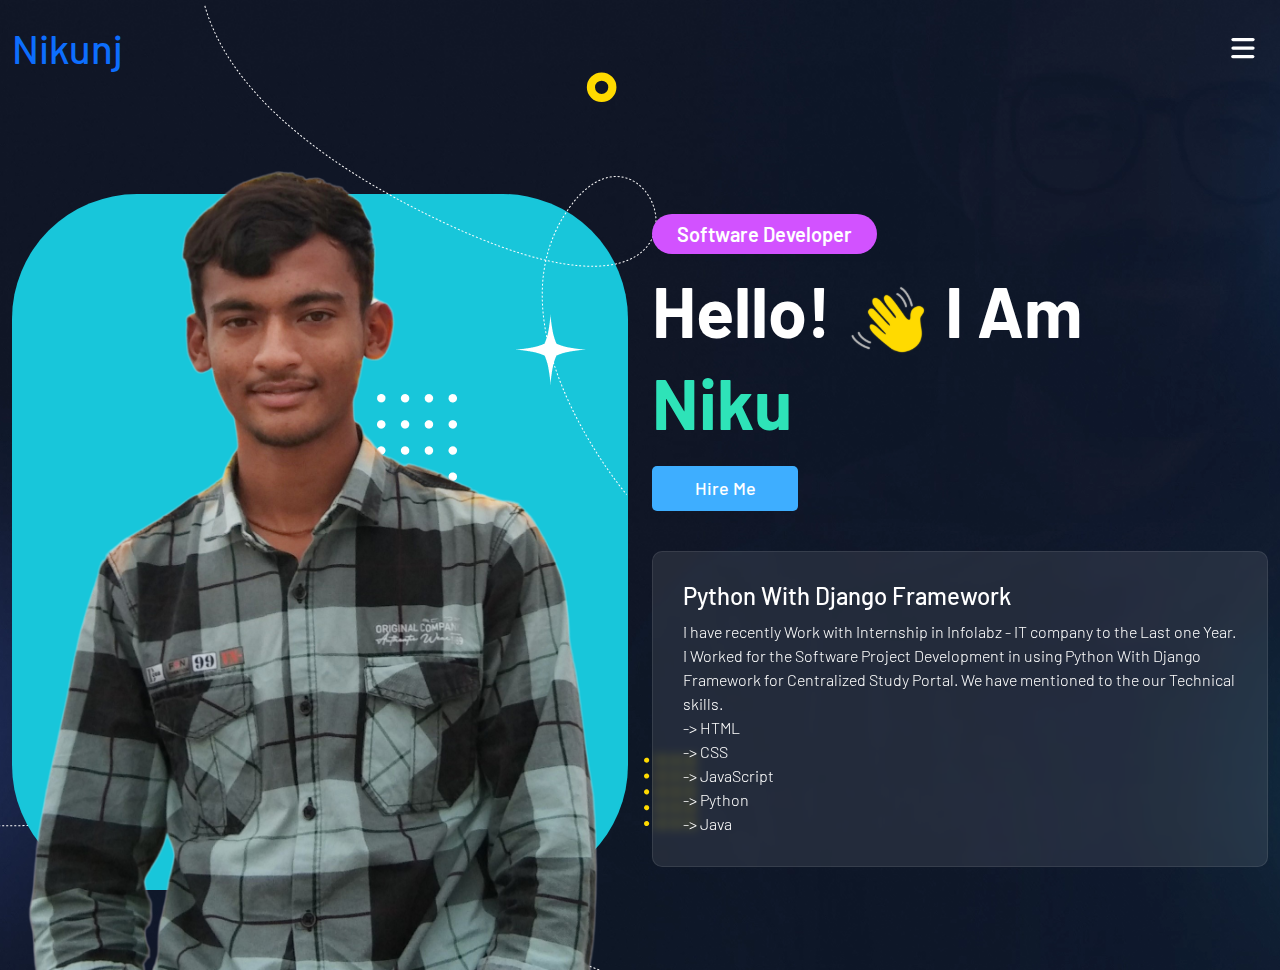
<file: index.html>
<!DOCTYPE html>
<html lang="en">
  <!-- Begin Head -->
  

<head>
    <!--=== Required meta tags ===-->
    <meta charset="utf-8" />
    <meta name="viewport" content="width=device-width, initial-scale=1, shrink-to-fit=no" />
    <!--=== custom css ===-->
    <link rel="stylesheet" href="assets/css/bootstrap.min.css" />
    <link rel="stylesheet" href="assets/css/swiper-bundle.css" />
    <link rel="shortcut icon" type="image/ico" href="assets/images/favicon.png" />
    <link rel="stylesheet" href="assets/css/style.css" />
    <link rel="stylesheet" href="assets/css/responsive.css" />
    <!--=== custom css ===-->
    <title>Nikunj Sudani</title>
  </head>
  <body>
    <div class="cv_main_wrapper">
      <!-- Loader Start -->
      <div class="loader">
        <div class="spinner">
          <img src="assets/images/loader.gif" alt="loader" class="img-fluid">
        </div>
      </div>
      <!-- Loader End -->
      <!-- Bottom To Top Start -->
      <div class="cv_top_icon">
        <a id="button">
          <img src="assets/images/gototop.svg" class="img-fluid">
        </a>
      </div>
      <!-- Bottom To Top End -->
      <!-- Header Section Start -->
      <div class="cv_header_wrapper">
        <div class="cv_container container-fluid">
          <div class="row">
            <div class="col-12">
              <div class="cv_navbar">
                <div class="cv_logo">
                  <a href="index.html">
<!--                     <img src="assets/images/logo.png" class="img-fluid"> -->
                    <h1>Nikunj</h1>
                  </a>
                </div>
                <a href="javascript:void(0);" class="cv_toggle_btn">
                  <svg class="ham hamRotate ham7" viewBox="0 0 100 100">
                    <path class="line top" d="m 70,33 h -40 c 0,0 -6,1.368796 -6,8.5 0,7.131204 6,8.5013 6,8.5013 l 20,-0.0013">
                    </path>
                    <path class="line middle" d="m 70,50 h -40">
                    </path>
                    <path class="line bottom" d="m 69.575405,67.073826 h -40 c -5.592752,0 -6.873604,-9.348582 1.371031,-9.348582 8.244634,0 19.053564,21.797129 19.053564,12.274756 l 0,-40">
                    </path>
                  </svg>
                </a>
              </div>
            </div>
          </div>
        </div>
      </div>
      <!-- Navbar Start -->
      <div class="cv_header_menu">
        <div class="container-fluid">
          <div class="row">
            <div class="col-12">
              <div class="cv_menus_wrapper">
                <ul class="cv_menus">
                  <li>
                    <a class="active" href="index.html">Home</a>
                  </li>
                  <li>
                    <a href="about.html">About</a>
                  </li>
                  <li>
                    <a href="portfolio.html">My Work</a>
                  </li>
                  <li>
                    <a href="strength.html">Strength</a>
                  </li>
                  <li>
                    <a href="contact.html">Contact</a>
                  </li>
                </ul>
                <div class="cv_header_social">
                  <h4>Follow Me</h4>
                  <ul>
                    <li>
                      <a href="https://www.facebook.com/profile.php?id=100073277262069&mibextid=ZbWKwL">
                        <img src="assets/images/fb.svg">
                      </a>
                    </li>
                    <li>
                      <a href="https://www.linkedin.com/in/sudani-nikunj-258967284?utm_source=share&utm_campaign=share_via&utm_content=profile&utm_medium=android_app">
                        <img src="assets/images/in.svg">
                      </a>
                    </li>
                    <li>
                      <a href="https://x.com/109Nikunj?t=GiU3jrcNp1mdPm_t2y5UKw&s=09">
                        <img src="assets/images/tw.svg">
                      </a>
                    </li>
                    <li>
                      <a href="javascript:void(0);">
                        <img src="assets/images/pi.svg">
                      </a>
                    </li>
                  </ul>
                </div>
              </div>
            </div>
          </div>
        </div>
      </div>
      <!-- Navbar Start -->
      <!-- Header Section End -->
      <div class="cv_banner_wrapper">
        <div class="cv_container container-fluid  ">
          <div class="row">
            <div class="col-xl-6">
              <div class="cv_banner_img">
                <img src="assets/images/nikunjstr.png" class="img-fluid bnr-boy">
                <img src="assets/images/bnr-line.png" class="bnr-line">
                <img src="assets/images/bnr-star.png" class="bnr-star">
                <img src="assets/images/bnr-sqr.png" class="bnr-sqr">
              </div>
            </div>
            <div class="col-xl-6">
              <div class="cv_banner_text">
                <h5>Software Developer</h5>
                <h1>Hello! <span><img src="assets/images/hand.svg" class="img-fluid"></span> I Am</h1>
                <h1 class="cv_profile_name"></h1>
                <a href="javascript:void(0);" class="cv_btn">Hire Me</a>
              </div>
              <div class="cv_banner_box">
                <h4>Python With Django Framework</h4>
                <p>I have recently Work with Internship in Infolabz - IT company to the Last one Year. I Worked for the Software Project Development in using Python With Django Framework for Centralized Study Portal. We have mentioned to the our Technical skills.<br>
                -> HTML <br>
              -> CSS <br>
            -> JavaScript<br>
          -> Python<br>
        -> Java</p>
              </div>
            </div>
          </div>
        </div>
      </div>
    </div>
    <!--=== Optional JavaScript ===-->
    <script src="assets/js/jquery.min.js"></script>
    <script src="assets/js/bootstrap.min.js"></script>
    <script src="assets/js/swiper-bundle.min.js"></script>
    <script src="assets/js/SmoothScroll.min.js"></script>
    <script src="assets/js/isotope.pkgd.min.js"></script>
    <script src="assets/js/jquery.appear.js"></script>
    <script src="assets/js/jquery.countTo.js"></script>
    <script src="assets/js/ityped.min.js"></script>
    <script src="assets/js/custom.js"></script>
    <!--=== Optional JavaScript ===-->
  </body>

<!-- Mirrored from kamleshyadav.com/html/portfolio/html/bootstrap5/new_dark/index.html by HTTrack Website Copier/3.x [XR&CO'2014], Wed, 10 Jan 2024 05:22:58 GMT -->
</html>
</file>
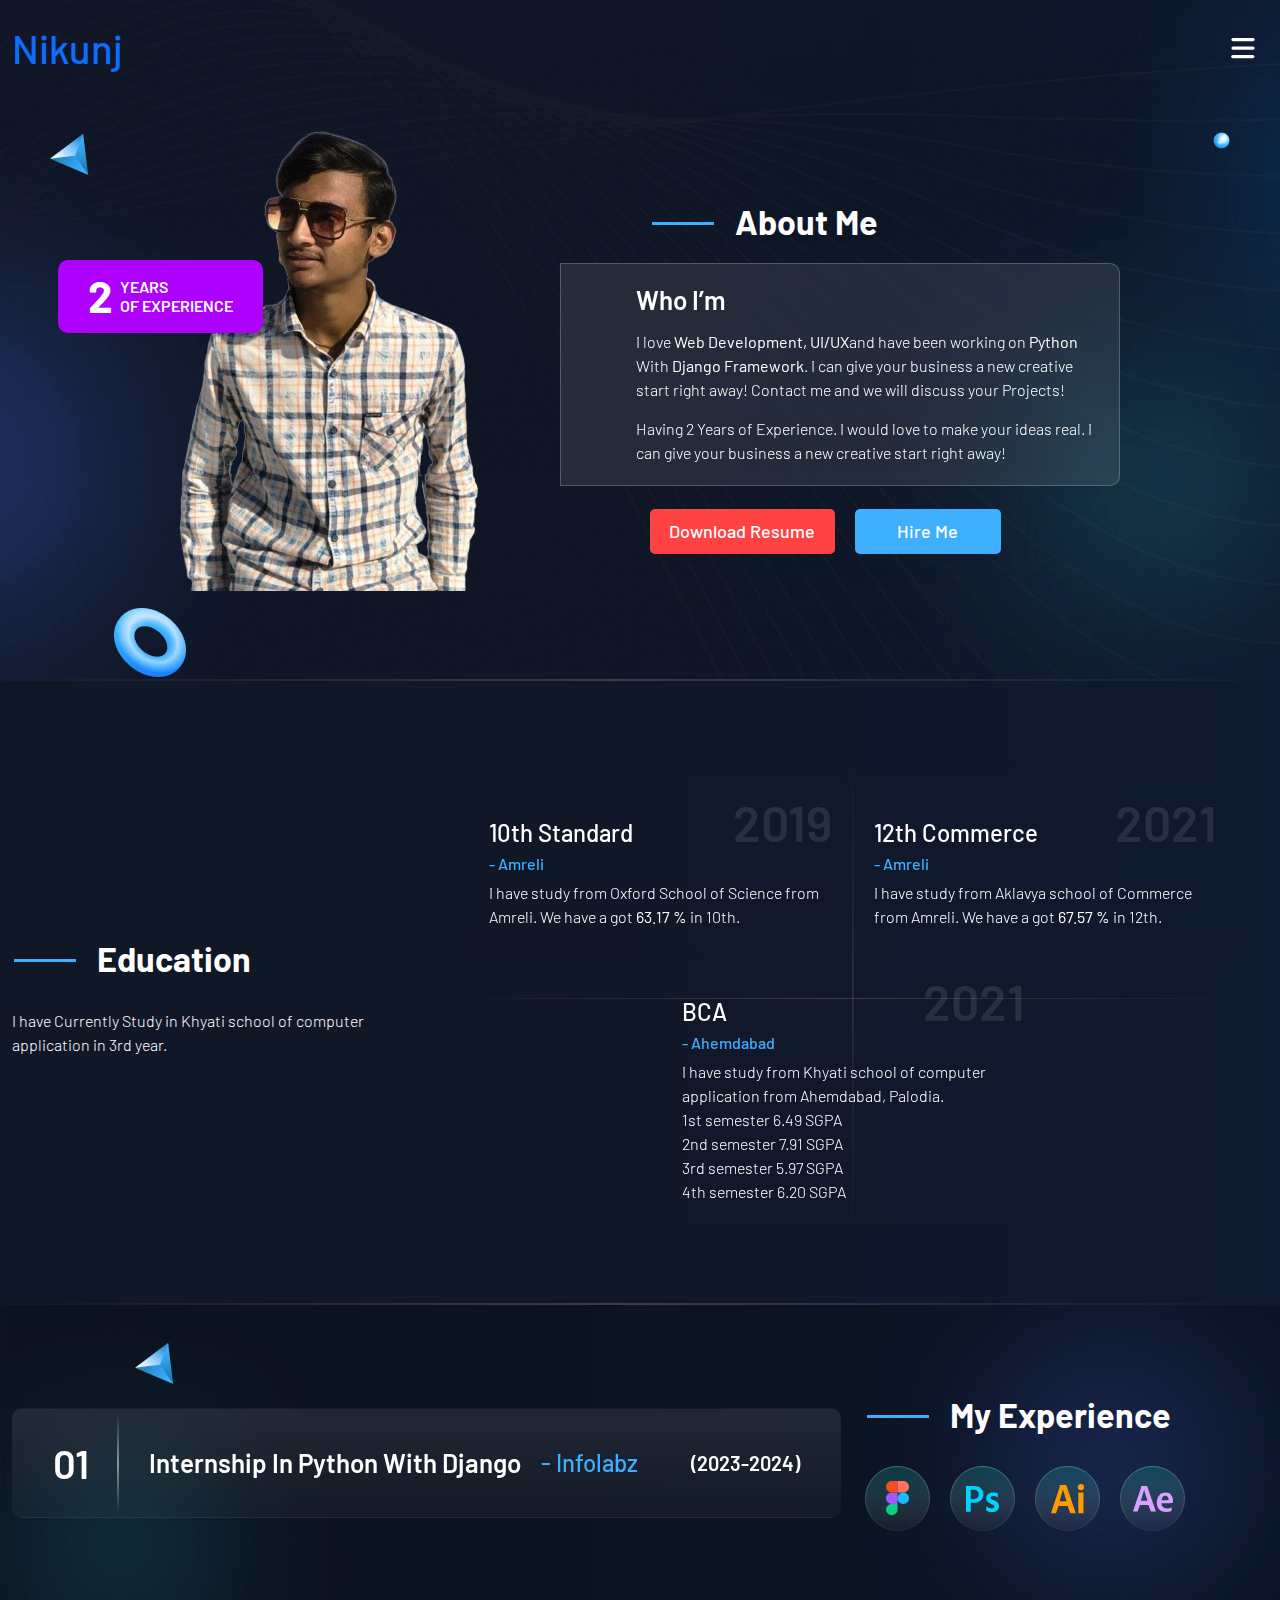
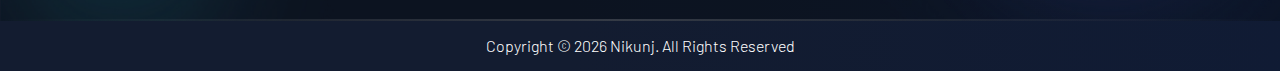
<file: about.html>
<!DOCTYPE html>
<html lang="en">
  <!-- Begin Head -->
  
<!-- Mirrored from kamleshyadav.com/html/portfolio/html/bootstrap5/new_dark/about.html by HTTrack Website Copier/3.x [XR&CO'2014], Wed, 10 Jan 2024 05:23:03 GMT -->
<head>
    <!--=== Required meta tags ===-->
    <meta charset="utf-8" />
    <meta name="viewport" content="width=device-width, initial-scale=1, shrink-to-fit=no" />
    <!--=== custom css ===-->
    <link rel="stylesheet" href="assets/css/bootstrap.min.css" />
    <link rel="stylesheet" href="assets/css/swiper-bundle.css" />
    <link rel="shortcut icon" type="image/ico" href="assets/images/favicon.png" />
    <link rel="stylesheet" href="assets/css/style.css" />
    <link rel="stylesheet" href="assets/css/responsive.css" />
    <!--=== custom css ===-->
    <title>Nikunj Sudani</title>
  </head>
  <body>
    <div class="cv_main_wrapper">
      <!-- Loader Start -->
      <div class="loader">
        <div class="spinner">
          <img src="assets/images/loader.gif" alt="loader" class="img-fluid">
        </div>
      </div>
      <!-- Loader End -->
      <!-- Bottom To Top Start -->
      <div class="cv_top_icon">
        <a id="button">
          <img src="assets/images/gototop.svg" class="img-fluid">
        </a>
      </div>
      <!-- Bottom To Top End -->
      <!-- Header Section Start -->
      <div class="cv_header_wrapper">
        <div class="cv_container container-fluid">
          <div class="row">
            <div class="col-12">
              <div class="cv_navbar">
                <div class="cv_logo">
                  <a href="#">
                    <h1>Nikunj</h1>
                  </a>
                </div>
                <a href="javascript:void(0);" class="cv_toggle_btn">
                  <svg class="ham hamRotate ham7" viewBox="0 0 100 100">
                    <path class="line top" d="m 70,33 h -40 c 0,0 -6,1.368796 -6,8.5 0,7.131204 6,8.5013 6,8.5013 l 20,-0.0013">
                    </path>
                    <path class="line middle" d="m 70,50 h -40">
                    </path>
                    <path class="line bottom" d="m 69.575405,67.073826 h -40 c -5.592752,0 -6.873604,-9.348582 1.371031,-9.348582 8.244634,0 19.053564,21.797129 19.053564,12.274756 l 0,-40">
                    </path>
                  </svg>
                </a>
              </div>
            </div>
          </div>
        </div>
      </div>
      <!-- Navbar Start -->
      <div class="cv_header_menu">
        <div class="container-fluid">
          <div class="row">
            <div class="col-12">
              <div class="cv_menus_wrapper">
                <ul class="cv_menus">
                  <li>
                    <a href="index.html">Home</a>
                  </li>
                  <li>
                    <a class="active" href="about.html">About</a>
                  </li>
                  <li>
                    <a href="portfolio.html">My Work</a>
                  </li>
                  <li>
                    <a href="strength.html">Strength</a>
                  </li>
                  <li>
                    <a href="contact.html">Contact</a>
                  </li>
                </ul>
                <div class="cv_header_social">
                  <h4>Follow Me</h4>
                  <ul>
                    <li>
                      <a href="https://www.facebook.com/profile.php?id=100073277262069&mibextid=ZbWKwL">
                        <img src="assets/images/fb.svg">
                      </a>
                    </li>
                    <li>
                      <a href="https://www.linkedin.com/in/sudani-nikunj-258967284?utm_source=share&utm_campaign=share_via&utm_content=profile&utm_medium=android_app">
                        <img src="assets/images/in.svg">
                      </a>
                    </li>
                    <li>
                      <a href="https://x.com/109Nikunj?t=GiU3jrcNp1mdPm_t2y5UKw&s=09">
                        <img src="assets/images/tw.svg">
                      </a>
                    </li>
                    <li>
                      <a href="javascript:void(0);">
                        <img src="assets/images/pi.svg">
                      </a>
                    </li>
                  </ul>
                </div>
              </div>
            </div>
          </div>
        </div>
      </div>
      <!-- Navbar Start -->
      <!-- About Section Start -->
      <div class="cv_about_wrapper">
        <div class="cv_container container-fluid  ">
          <div class="row">
            <div class="col-12">
              <div class="cv_about_content">
                <div class="cv_about_img">
                  <img src="assets/images/nikunj.png" class="img-fluid">
                  <div class="cv_about_experience">
                    <div class="cv_about_exp">
                      <h2>2</h2>
                      <span>
                        <p>YEARS</p>
                        <p>OF EXPERIENCE</p>
                      </span>
                    </div>
                    <!-- <div class="cv_about_rating">
                      <span>
                        <img src="assets/images/rating.svg">
                        <h6>4.9</h6>
                      </span>
                      <p>7000+ Clients Reviews</p>
                    </div> -->
                  </div>
                </div>
                <div class="cv_about_info">
                  <h2>About Me</h2>
                  <div class="cv_about_box">
                    <h3>Who I’m</h3>
                    <p>I love <b>Web Development, UI/UX</b>and have been working on <b>Python </b>With <b>Django Framework</b>. I can give your business a new creative start right away! Contact me and we will discuss your Projects!</p>
                    <p>Having 2 Years of Experience. I would love to make your ideas real. I can give your business a new creative start right away!</p>
                  </div>
                  <div class="cv_about_btn">
                    <a href="assets/cv/Nikunj.pdf" class="cv_btn">Download Resume</a>
                    <a href="javascript:void(0);" class="cv_btn">Hire Me</a>
                  </div>
                </div>
              </div>
            </div>
          </div>
        </div>
      </div>
      <!-- About Section End -->
      <!-- Education Section Start -->
      <section class="cv_education_wrapper">
        <div class="cv_container container-fluid">
          <div class="row align-items-center">
            <div class="col-xl-4">
              <div class="cv_edu_heading">
                <h2>Education</h2>
                <p>I have Currently Study in Khyati school of computer application in 3rd year.</p>
              </div>
            </div>
            <div class="col-xl-8">
              <div class="cv_edu_info">
                <div class="cv_edu_box box-1">
                  <div class="cv_edu_title">
                    <h4>10th standard</h4>
                    <h1>2019</h1>
                  </div>
                  <div class="cv_edu_detail">
                    <span>- Amreli</span>
                    <p>I have study from Oxford School of Science from Amreli. We have a got <b>63.17 %</b> in 10th.</p>
                  </div>
                </div>
                <div class="cv_edu_box box-2">
                  <div class="cv_edu_title">
                    <h4>12th Commerce</h4>
                    <h1>2021</h1>
                  </div>
                  <div class="cv_edu_detail">
                    <span>- Amreli</span>
                    <p>I have study from Aklavya school of Commerce from Amreli. We have a got <b>67.57 %</b> in 12th.</p>
                  </div>
                </div>
                <div class="cv_edu_box box-3">
                  <div class="cv_edu_title">
                    <h4>BCA</h4>
                    <h1>2021</h1>
                  </div>
                  <div class="cv_edu_detail">
                    <span>- Ahemdabad</span>
                    <p>I have study from Khyati school of computer application from Ahemdabad, Palodia. <br>
                      1st semester 6.49 SGPA<br>
                      2nd semester 7.91 SGPA<br>
                      3rd semester 5.97 SGPA<br>
                      4th semester 6.20 SGPA<br>
              
                    </p>
                  </div>
                </div>
                <!-- <div class="cv_edu_box box-4">
                  <div class="cv_edu_title">
                    <h4>Diploma In UI/UX Design</h4>
                    <h1>2009</h1>
                  </div>
                  <div class="cv_edu_detail">
                    <span>- New York</span>
                    <p>Embarrassing hidden in the middle of text. All the Lorem Ipsum generate on the are Internettend to repeat predefined chunks as necessary, making of this the first true generator on the Internet which don't look even you. Amet minim mollit.</p>
                  </div>
                </div> -->
              </div>
            </div>
          </div>
        </div>
      </section>
      <!-- Education Section End -->
      <!-- Experience Section Start -->
      <section class="cv_experience_wrapper">
        <div class="cv_container container-fluid">
          <div class="row align-items-center">
            <div class="col-xl-8">
              <div class="cv_exp_box">
                <h2>01</h2>
                <div class="cv_exp_com">
                  <span>
                    <h3>Internship in Python With Django</h3>
                    <h4>- Infolabz</h4>
                  </span>
                  <h5>(2023-2024)</h5>
                </div>
              </div>
              <!-- <div class="cv_exp_box">
                <h2>02</h2>
                <div class="cv_exp_com">
                  <span>
                    <h3>Junior UI/UX Designer</h3>
                    <h4>- Amazon</h4>
                  </span>
                  <h5>(2014-2015)</h5>
                </div>
              </div>
              <div class="cv_exp_box">
                <h2>03</h2>
                <div class="cv_exp_com">
                  <span>
                    <h3>Junior UI/UX Designer</h3>
                    <h4>- Amazon</h4>
                  </span>
                  <h5>(2014-2015)</h5>
                </div>
              </div> -->
            </div>
            <div class="col-xl-4">
              <div class="cv_exp_info">
                <div class="cv_exp_heading">
                  <h2>My Experience</h2>
                   <ul>
                    <li>
                      <a href="javascript:void(0);">
                        <img src="assets/images/fig.svg">
                      </a>
                    </li>
                    <li>
                      <a href="javascript:void(0);">
                        <img src="assets/images/ps.svg">
                      </a>
                    </li>
                    <li>
                      <a href="javascript:void(0);">
                        <img src="assets/images/ai.svg">
                      </a>
                    </li>
                    <li>
                      <a href="javascript:void(0);">
                        <img src="assets/images/ae.svg">
                      </a>
                    </li>
                  </ul>
                </div>
              </div>
            </div>
          </div>
        </div>
      </section>
      <!-- Experience Section End -->
      <!-- Footer Section Start -->
      <div class="cv_footer_wrapper">
        <div class="container">
          <div class="row">
            <div class="col-12">
              <div class="cv_footer_text">
                <p>Copyright © <span id="copyYear"></span> Nikunj. All Rights Reserved</p>
              </div>
            </div>
          </div>
        </div>
      </div>
      <!-- Footer Section End -->
    </div>
    <!--=== Optional JavaScript ===-->
    <script src="assets/js/jquery.min.js"></script>
    <script src="assets/js/bootstrap.min.js"></script>
    <script src="assets/js/swiper-bundle.min.js"></script>
    <script src="assets/js/SmoothScroll.min.js"></script>
    <script src="assets/js/isotope.pkgd.min.js"></script>
    <script src="assets/js/jquery.appear.js"></script>
    <script src="assets/js/jquery.countTo.js"></script>
    <script src="assets/js/ityped.min.js"></script>
    <script src="assets/js/custom.js"></script>
    <!--=== Optional JavaScript ===-->
  </body>

<!-- Mirrored from kamleshyadav.com/html/portfolio/html/bootstrap5/new_dark/about.html by HTTrack Website Copier/3.x [XR&CO'2014], Wed, 10 Jan 2024 05:23:05 GMT -->
</html>
</file>
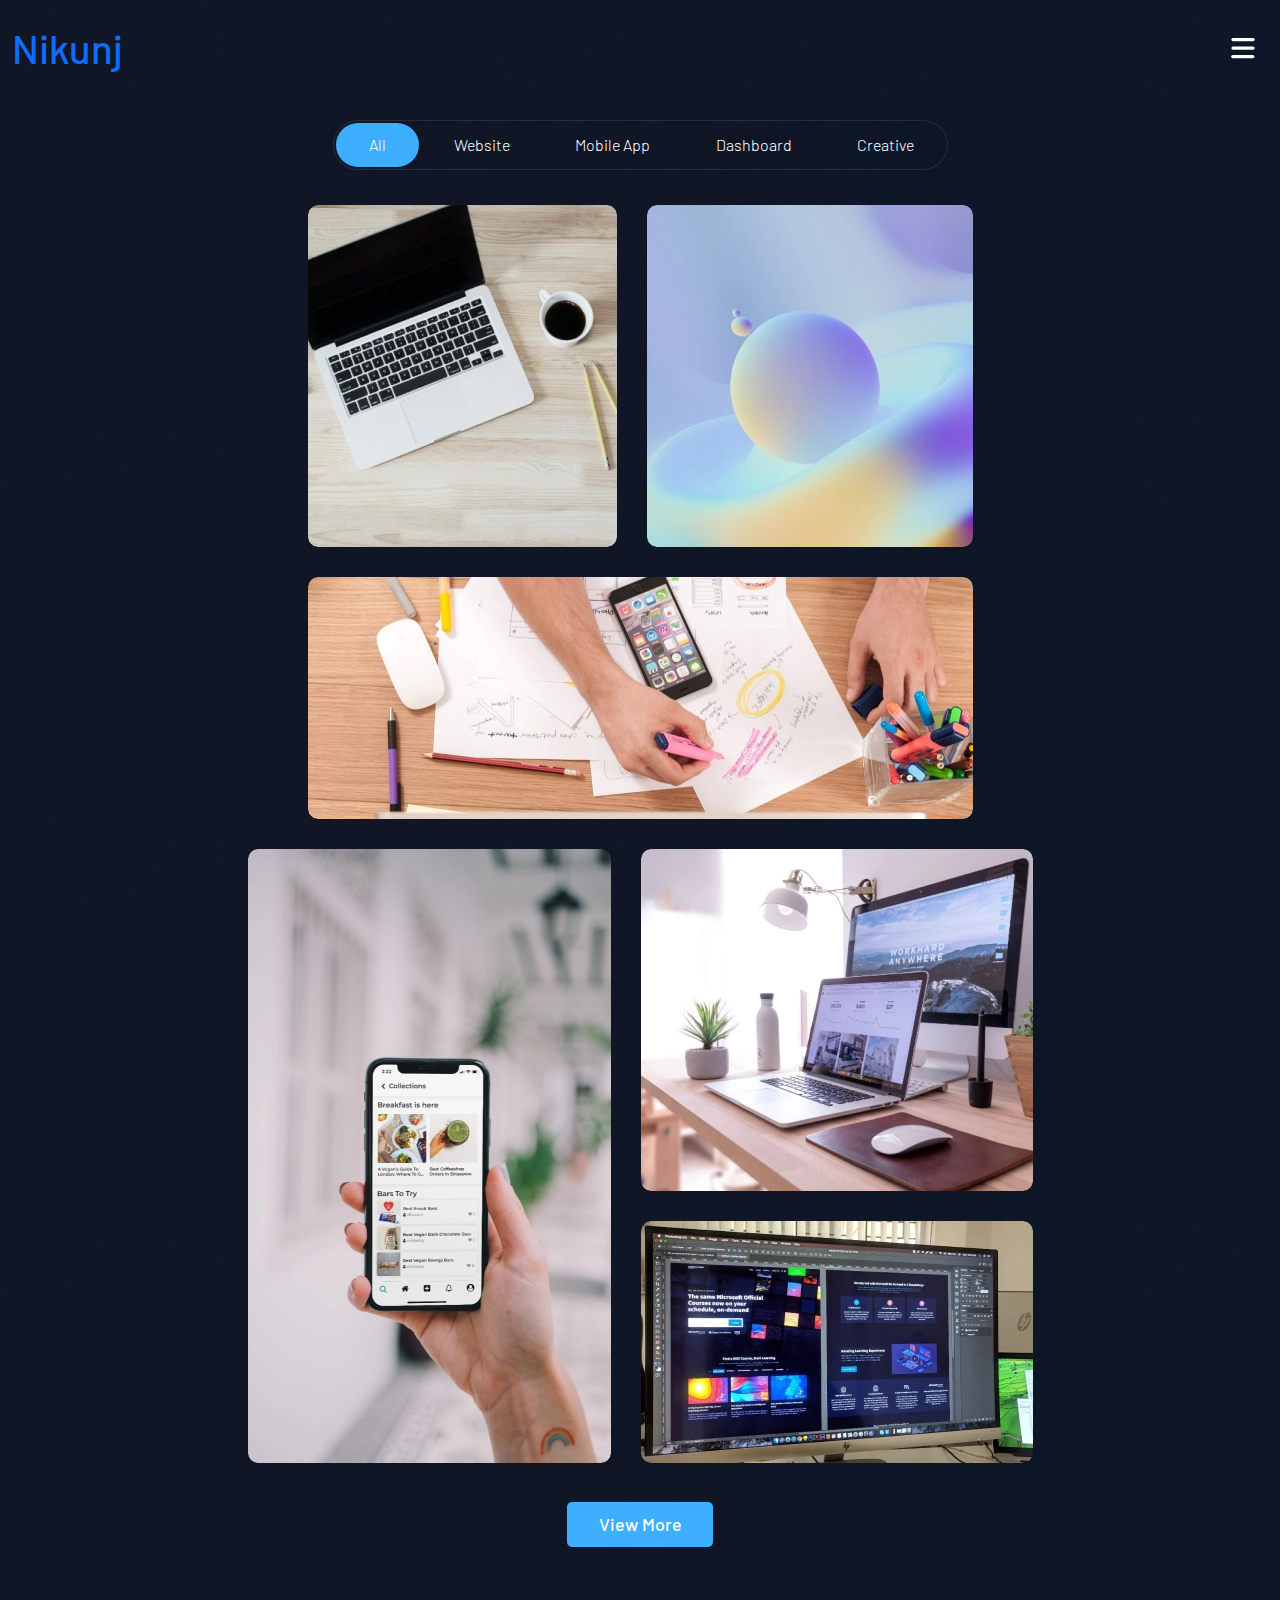
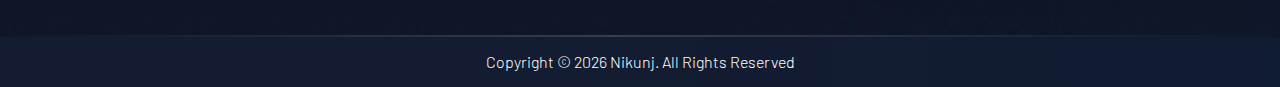
<file: portfolio.html>
<!DOCTYPE html>
<html lang="en">
  <!-- Begin Head -->
  
<!-- Mirrored from kamleshyadav.com/html/portfolio/html/bootstrap5/new_dark/portfolio.html by HTTrack Website Copier/3.x [XR&CO'2014], Wed, 10 Jan 2024 05:23:05 GMT -->
<head>
    <!--=== Required meta tags ===-->
    <meta charset="utf-8" />
    <meta name="viewport" content="width=device-width, initial-scale=1, shrink-to-fit=no" />
    <!--=== custom css ===-->
    <link rel="stylesheet" href="assets/css/bootstrap.min.css" />
    <link rel="stylesheet" href="assets/css/swiper-bundle.css" />
    <link rel="shortcut icon" type="image/ico" href="assets/images/favicon.png" />
    <link rel="stylesheet" href="assets/css/style.css" />
    <link rel="stylesheet" href="assets/css/responsive.css" />
    <!--=== custom css ===-->
    <title>Nikunj Sudani</title>
  </head>
  <body>
    <div class="cv_main_wrapper">
      <!-- Loader Start -->
      <div class="loader">
        <div class="spinner">
          <img src="assets/images/loader.gif" alt="loader" class="img-fluid">
        </div>
      </div>
      <!-- Loader End -->
      <!-- Bottom To Top Start -->
      <div class="cv_top_icon">
        <a id="button">
          <img src="assets/images/gototop.svg" class="img-fluid">
        </a>
      </div>
      <!-- Bottom To Top End -->
      <!-- Header Section Start -->
      <div class="cv_header_wrapper">
        <div class="cv_container container-fluid">
          <div class="row">
            <div class="col-12">
              <div class="cv_navbar">
                <div class="cv_logo">
                  <a href="index.html">
                    <h1>Nikunj</h1>
                  </a>
                </div>
                <a href="javascript:void(0);" class="cv_toggle_btn">
                  <svg class="ham hamRotate ham7" viewBox="0 0 100 100">
                    <path class="line top" d="m 70,33 h -40 c 0,0 -6,1.368796 -6,8.5 0,7.131204 6,8.5013 6,8.5013 l 20,-0.0013">
                    </path>
                    <path class="line middle" d="m 70,50 h -40">
                    </path>
                    <path class="line bottom" d="m 69.575405,67.073826 h -40 c -5.592752,0 -6.873604,-9.348582 1.371031,-9.348582 8.244634,0 19.053564,21.797129 19.053564,12.274756 l 0,-40">
                    </path>
                  </svg>
                </a>
              </div>
            </div>
          </div>
        </div>
      </div>
      <!-- Navbar Start -->
      <div class="cv_header_menu">
        <div class="container-fluid">
          <div class="row">
            <div class="col-12">
              <div class="cv_menus_wrapper">
                <ul class="cv_menus">
                  <li>
                    <a href="index.html">Home</a>
                  </li>
                  <li>
                    <a href="about.html">About</a>
                  </li>
                  <li>
                    <a class="active" href="portfolio.html">My Work</a>
                  </li>
                  <li>
                    <a href="strength.html">Strength</a>
                  </li>
                  <li>
                    <a href="contact.html">Contact</a>
                  </li>
                </ul>
                <div class="cv_header_social">
                  <h4>Follow Me</h4>
                  <ul>
                    <li>
                      <a href="https://www.facebook.com/profile.php?id=100073277262069&mibextid=ZbWKwL">
                        <img src="assets/images/fb.svg">
                      </a>
                    </li>
                    <li>
                      <a href="https://www.linkedin.com/in/sudani-nikunj-258967284?utm_source=share&utm_campaign=share_via&utm_content=profile&utm_medium=android_app">
                        <img src="assets/images/in.svg">
                      </a>
                    </li>
                    <li>
                      <a href="https://x.com/109Nikunj?t=GiU3jrcNp1mdPm_t2y5UKw&s=09">
                        <img src="assets/images/tw.svg">
                      </a>
                    </li>
                    <li>
                      <a href="javascript:void(0);">
                        <img src="assets/images/pi.svg">
                      </a>
                    </li>
                  </ul>
                </div>
              </div>
            </div>
          </div>
        </div>
      </div>
      <!-- Navbar Start -->
      <!-- Portfolio Section Start -->
      <div class="cv_portfolio_wrapper">
        <div class="cv_container container-fluid">
          <div class="row">
            <div class="col-12">
              <ul class="cv_port_tab">
                <li>
                  <a class="active" data-rel="tab-1" href="javascript:void(0)">All</a>
                </li>
                <li>
                  <a class="" data-rel="tab-2" href="javascript:void(0)">Website</a>
                </li>
                <li>
                  <a class="" data-rel="tab-3" href="javascript:void(0)">Mobile App</a>
                </li>
                <li>
                  <a class="" data-rel="tab-4" href="javascript:void(0)">Dashboard</a>
                </li>
                <li>
                  <a class="" data-rel="tab-5" href="javascript:void(0)">Creative</a>
                </li>
              </ul>
              <!-- All Tab -->
              <div class="cv_tab_pane " id="tab-1" style="display:block;">
                <div class="cv_gallery_wrapper">
                  <div class="cv_gallery_item item-1">
                    <div class="cv_gallery_small">
                      <div class="cv_gallery_img img-1">
                        <img src="assets/images/port-1.webp" class="img-fluid">
                        <span class="cv_gallery_hover">
                          <p>Website</p>
                          <h4>Creative Website</h4>
                        </span>
                      </div>
                      <div class="cv_gallery_img img-2">
                        <img src="assets/images/port-2.webp" class="img-fluid">
                        <span class="cv_gallery_hover">
                          <p>Website</p>
                          <h4>Creative Website</h4>
                        </span>
                      </div>
                    </div>
                    <div class="cv_gallery_img img-3">
                      <img src="assets/images/port-5.webp" class="img-fluid">
                      <span class="cv_gallery_hover">
                        <p>Website</p>
                        <h4>Creative Website</h4>
                      </span>
                    </div>
                  </div>
                  <div class="cv_gallery_item item-2">
                    <div class="cv_gallery_img img-4">
                      <img src="assets/images/port-3.webp" class="img-fluid">
                      <span class="cv_gallery_hover">
                        <p>Website</p>
                        <h4>Creative Website</h4>
                      </span>
                    </div>
                    <div class="cv_gallery_small">
                      <div class="cv_gallery_img img-5">
                        <img src="assets/images/port-4.webp" class="img-fluid">
                        <span class="cv_gallery_hover">
                          <p>Website</p>
                          <h4>Creative Website</h4>
                        </span>
                      </div>
                      <div class="cv_gallery_img img-6">
                        <img src="assets/images/port-6.webp" class="img-fluid">
                        <span class="cv_gallery_hover">
                          <p>Website</p>
                          <h4>Creative Website</h4>
                        </span>
                      </div>
                    </div>
                  </div>
                </div>
              </div>
              <!-- Website Tab -->
              <div class="cv_tab_pane" id="tab-2">
                <div class="cv_gallery_wrapper">
                  <div class="cv_gallery_item item-1">
                    <div class="cv_gallery_small">
                      <div class="cv_gallery_img img-1">
                        <img src="assets/images/port-1.webp" class="img-fluid">
                        <span class="cv_gallery_hover">
                          <p>Website</p>
                          <h4>Creative Website</h4>
                        </span>
                      </div>
                      <div class="cv_gallery_img img-2">
                        <img src="assets/images/port-2.webp" class="img-fluid">
                        <span class="cv_gallery_hover">
                          <p>Website</p>
                          <h4>Creative Website</h4>
                        </span>
                      </div>
                    </div>
                    <div class="cv_gallery_img img-3">
                      <img src="assets/images/port-5.webp" class="img-fluid">
                      <span class="cv_gallery_hover">
                        <p>Website</p>
                        <h4>Creative Website</h4>
                      </span>
                    </div>
                  </div>
                  <div class="cv_gallery_item item-2">
                    <div class="cv_gallery_img img-4">
                      <img src="assets/images/port-3.webp" class="img-fluid">
                      <span class="cv_gallery_hover">
                        <p>Website</p>
                        <h4>Creative Website</h4>
                      </span>
                    </div>
                    <div class="cv_gallery_small">
                      <div class="cv_gallery_img img-5">
                        <img src="assets/images/port-4.webp" class="img-fluid">
                        <span class="cv_gallery_hover">
                          <p>Website</p>
                          <h4>Creative Website</h4>
                        </span>
                      </div>
                      <div class="cv_gallery_img img-6">
                        <img src="assets/images/port-6.webp" class="img-fluid">
                        <span class="cv_gallery_hover">
                          <p>Website</p>
                          <h4>Creative Website</h4>
                        </span>
                      </div>
                    </div>
                  </div>
                </div>
              </div>
              <!-- Mobile Tab -->
              <div class="cv_tab_pane" id="tab-3">
                <div class="cv_gallery_wrapper">
                  <div class="cv_gallery_item item-1">
                    <div class="cv_gallery_small">
                      <div class="cv_gallery_img img-1">
                        <img src="assets/images/port-1.webp" class="img-fluid">
                        <span class="cv_gallery_hover">
                          <p>Website</p>
                          <h4>Creative Website</h4>
                        </span>
                      </div>
                      <div class="cv_gallery_img img-2">
                        <img src="assets/images/port-2.webp" class="img-fluid">
                        <span class="cv_gallery_hover">
                          <p>Website</p>
                          <h4>Creative Website</h4>
                        </span>
                      </div>
                    </div>
                    <div class="cv_gallery_img img-3">
                      <img src="assets/images/port-5.webp" class="img-fluid">
                      <span class="cv_gallery_hover">
                        <p>Website</p>
                        <h4>Creative Website</h4>
                      </span>
                    </div>
                  </div>
                  <div class="cv_gallery_item item-2">
                    <div class="cv_gallery_img img-4">
                      <img src="assets/images/port-3.webp" class="img-fluid">
                      <span class="cv_gallery_hover">
                        <p>Website</p>
                        <h4>Creative Website</h4>
                      </span>
                    </div>
                    <div class="cv_gallery_small">
                      <div class="cv_gallery_img img-5">
                        <img src="assets/images/port-4.webp" class="img-fluid">
                        <span class="cv_gallery_hover">
                          <p>Website</p>
                          <h4>Creative Website</h4>
                        </span>
                      </div>
                      <div class="cv_gallery_img img-6">
                        <img src="assets/images/port-6.webp" class="img-fluid">
                        <span class="cv_gallery_hover">
                          <p>Website</p>
                          <h4>Creative Website</h4>
                        </span>
                      </div>
                    </div>
                  </div>
                </div>
              </div>
              <!-- Dashboard Tab -->
              <div class="cv_tab_pane" id="tab-4">
                <div class="cv_gallery_wrapper">
                  <div class="cv_gallery_item item-1">
                    <div class="cv_gallery_small">
                      <div class="cv_gallery_img img-1">
                        <img src="assets/images/port-1.webp" class="img-fluid">
                        <span class="cv_gallery_hover">
                          <p>Website</p>
                          <h4>Creative Website</h4>
                        </span>
                      </div>
                      <div class="cv_gallery_img img-2">
                        <img src="assets/images/port-2.webp" class="img-fluid">
                        <span class="cv_gallery_hover">
                          <p>Website</p>
                          <h4>Creative Website</h4>
                        </span>
                      </div>
                    </div>
                    <div class="cv_gallery_img img-3">
                      <img src="assets/images/port-5.webp" class="img-fluid">
                      <span class="cv_gallery_hover">
                        <p>Website</p>
                        <h4>Creative Website</h4>
                      </span>
                    </div>
                  </div>
                  <div class="cv_gallery_item item-2">
                    <div class="cv_gallery_img img-4">
                      <img src="assets/images/port-3.webp" class="img-fluid">
                      <span class="cv_gallery_hover">
                        <p>Website</p>
                        <h4>Creative Website</h4>
                      </span>
                    </div>
                    <div class="cv_gallery_small">
                      <div class="cv_gallery_img img-5">
                        <img src="assets/images/port-4.webp" class="img-fluid">
                        <span class="cv_gallery_hover">
                          <p>Website</p>
                          <h4>Creative Website</h4>
                        </span>
                      </div>
                      <div class="cv_gallery_img img-6">
                        <img src="assets/images/port-6.webp" class="img-fluid">
                        <span class="cv_gallery_hover">
                          <p>Website</p>
                          <h4>Creative Website</h4>
                        </span>
                      </div>
                    </div>
                  </div>
                </div>
              </div>
              <!-- Creative Tab -->
              <div class="cv_tab_pane" id="tab-5">
                <div class="cv_gallery_wrapper">
                  <div class="cv_gallery_item item-1">
                    <div class="cv_gallery_small">
                      <div class="cv_gallery_img img-1">
                        <img src="assets/images/port-1.webp" class="img-fluid">
                        <span class="cv_gallery_hover">
                          <p>Website</p>
                          <h4>Creative Website</h4>
                        </span>
                      </div>
                      <div class="cv_gallery_img img-2">
                        <img src="assets/images/port-2.webp" class="img-fluid">
                        <span class="cv_gallery_hover">
                          <p>Website</p>
                          <h4>Creative Website</h4>
                        </span>
                      </div>
                    </div>
                    <div class="cv_gallery_img img-3">
                      <img src="assets/images/port-5.webp" class="img-fluid">
                      <span class="cv_gallery_hover">
                        <p>Website</p>
                        <h4>Creative Website</h4>
                      </span>
                    </div>
                  </div>
                  <div class="cv_gallery_item item-2">
                    <div class="cv_gallery_img img-4">
                      <img src="assets/images/port-3.webp" class="img-fluid">
                      <span class="cv_gallery_hover">
                        <p>Website</p>
                        <h4>Creative Website</h4>
                      </span>
                    </div>
                    <div class="cv_gallery_small">
                      <div class="cv_gallery_img img-5">
                        <img src="assets/images/port-4.webp" class="img-fluid">
                        <span class="cv_gallery_hover">
                          <p>Website</p>
                          <h4>Creative Website</h4>
                        </span>
                      </div>
                      <div class="cv_gallery_img img-6">
                        <img src="assets/images/port-6.webp" class="img-fluid">
                        <span class="cv_gallery_hover">
                          <p>Website</p>
                          <h4>Creative Website</h4>
                        </span>
                      </div>
                    </div>
                  </div>
                </div>
              </div>
            </div>
            <div class="col-12">
              <div class="cv_bottom_btn">
                <a href="javascript:void(0)" class="cv_btn">View More</a>
              </div>
            </div>
          </div>
        </div>
      </div>
      <!-- Portfolio Section End -->
      <!-- Footer Section Start -->
      <div class="cv_footer_wrapper">
        <div class="container">
          <div class="row">
            <div class="col-12">
              <div class="cv_footer_text">
                <p>Copyright © <span id="copyYear"></span> Nikunj. All Rights Reserved</p>
              </div>
            </div>
          </div>
        </div>
      </div>
      <!-- Footer Section End -->
    </div>
    <!--=== Optional JavaScript ===-->
    <script src="assets/js/jquery.min.js"></script>
    <script src="assets/js/bootstrap.min.js"></script>
    <script src="assets/js/swiper-bundle.min.js"></script>
    <script src="assets/js/SmoothScroll.min.js"></script>
    <script src="assets/js/isotope.pkgd.min.js"></script>
    <script src="assets/js/jquery.appear.js"></script>
    <script src="assets/js/jquery.countTo.js"></script>
    <script src="assets/js/ityped.min.js"></script>
    <script src="assets/js/custom.js"></script>
    <!--=== Optional JavaScript ===-->
  </body>

<!-- Mirrored from kamleshyadav.com/html/portfolio/html/bootstrap5/new_dark/portfolio.html by HTTrack Website Copier/3.x [XR&CO'2014], Wed, 10 Jan 2024 05:23:12 GMT -->
</html>
</file>
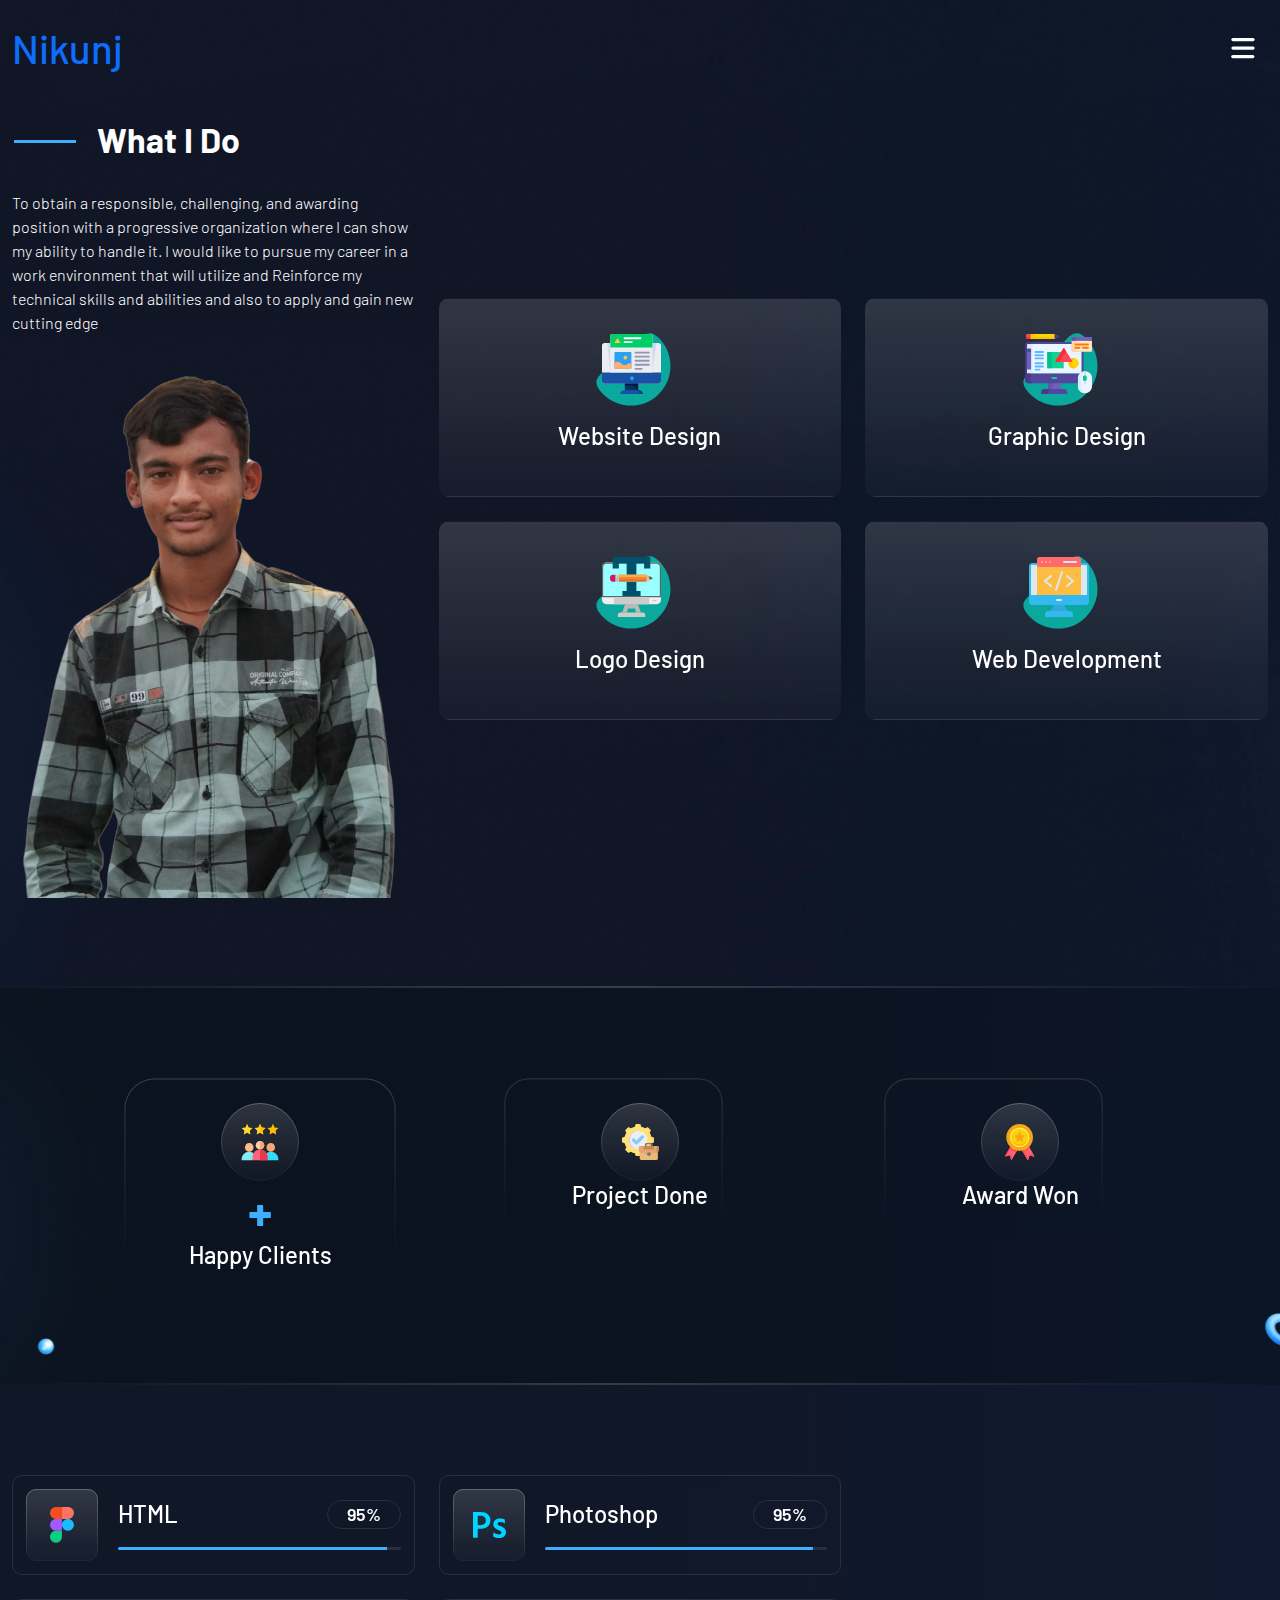
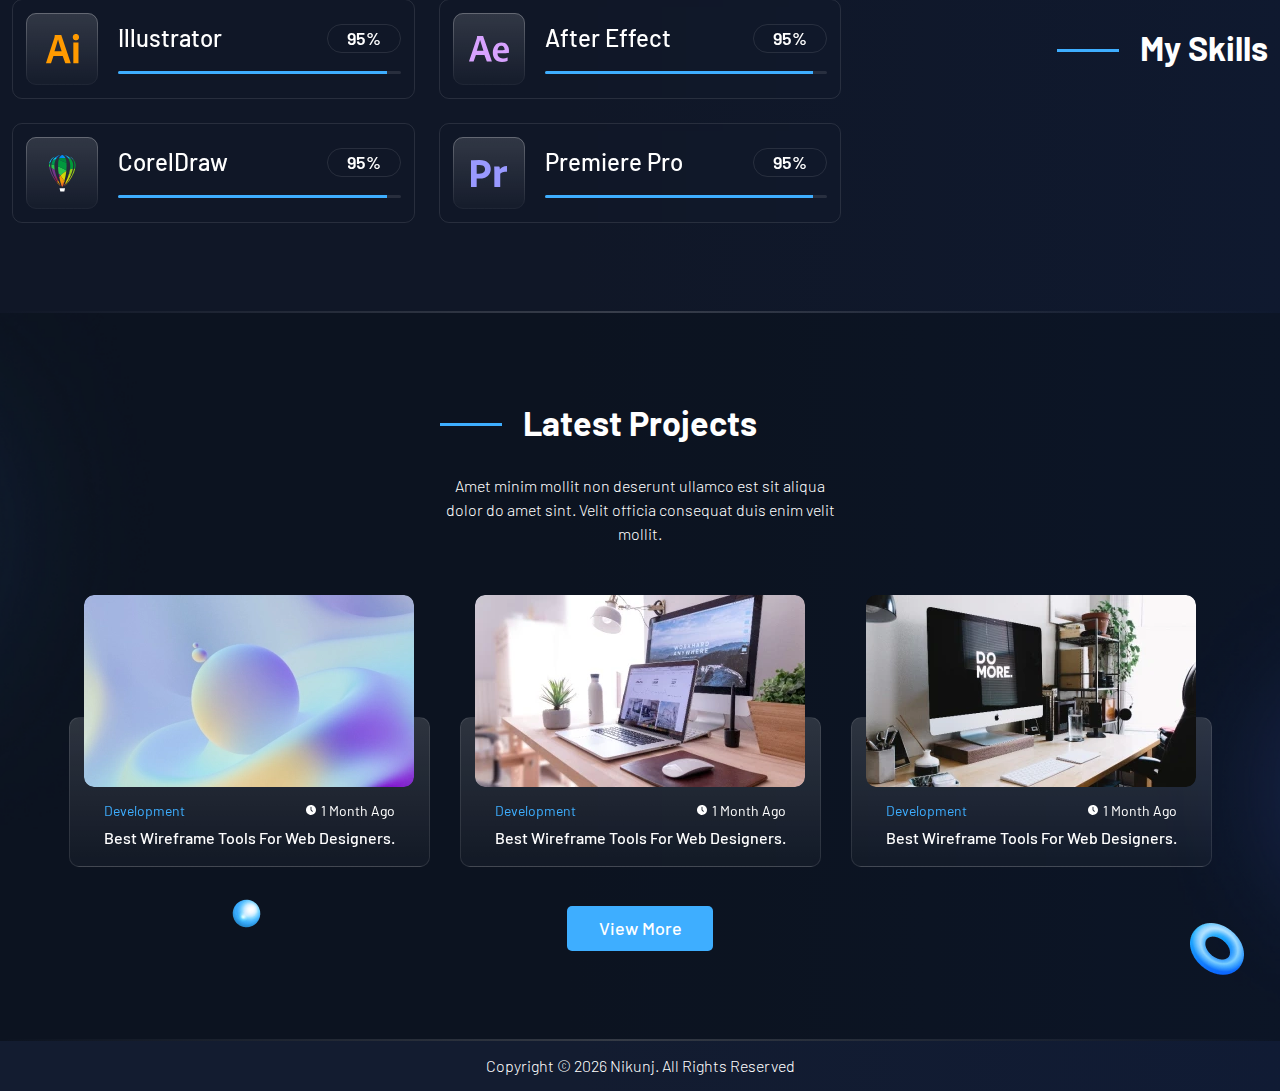
<file: strength.html>
<!DOCTYPE html>
<html lang="en">
  <!-- Begin Head -->
  
<!-- Mirrored from kamleshyadav.com/html/portfolio/html/bootstrap5/new_dark/strength.html by HTTrack Website Copier/3.x [XR&CO'2014], Wed, 10 Jan 2024 05:23:12 GMT -->
<head>
    <!--=== Required meta tags ===-->
    <meta charset="utf-8" />
    <meta name="viewport" content="width=device-width, initial-scale=1, shrink-to-fit=no" />
    <!--=== custom css ===-->
    <link rel="stylesheet" href="assets/css/bootstrap.min.css" />
    <link rel="stylesheet" href="assets/css/swiper-bundle.css" />
    <link rel="shortcut icon" type="image/ico" href="assets/images/favicon.png" />
    <link rel="stylesheet" href="assets/css/style.css" />
    <link rel="stylesheet" href="assets/css/responsive.css" />
    <!--=== custom css ===-->
    <title>Nikunj Sudani</title>
  </head>
  <body>
    <div class="cv_main_wrapper">
      <!-- Loader Start -->
      <div class="loader">
        <div class="spinner">
          <img src="assets/images/loader.gif" alt="loader" class="img-fluid">
        </div>
      </div>
      <!-- Loader End -->
      <!-- Bottom To Top Start -->
      <div class="cv_top_icon">
        <a id="button">
          <img src="assets/images/gototop.svg" class="img-fluid">
        </a>
      </div>
      <!-- Bottom To Top End -->
      <!-- Header Section Start -->
      <div class="cv_header_wrapper">
        <div class="cv_container container-fluid">
          <div class="row">
            <div class="col-12">
              <div class="cv_navbar">
                <div class="cv_logo">
                  <a href="index.html">
                   <h1>Nikunj</h1>
                  </a>
                </div>
                <a href="javascript:void(0);" class="cv_toggle_btn">
                  <svg class="ham hamRotate ham7" viewBox="0 0 100 100">
                    <path class="line top" d="m 70,33 h -40 c 0,0 -6,1.368796 -6,8.5 0,7.131204 6,8.5013 6,8.5013 l 20,-0.0013">
                    </path>
                    <path class="line middle" d="m 70,50 h -40">
                    </path>
                    <path class="line bottom" d="m 69.575405,67.073826 h -40 c -5.592752,0 -6.873604,-9.348582 1.371031,-9.348582 8.244634,0 19.053564,21.797129 19.053564,12.274756 l 0,-40">
                    </path>
                  </svg>
                </a>
              </div>
            </div>
          </div>
        </div>
      </div>
      <!-- Navbar Start -->
      <div class="cv_header_menu">
        <div class="container-fluid">
          <div class="row">
            <div class="col-12">
              <div class="cv_menus_wrapper">
                <ul class="cv_menus">
                  <li>
                    <a href="index.html">Home</a>
                  </li>
                  <li>
                    <a href="about.html">About</a>
                  </li>
                  <li>
                    <a href="portfolio.html">My Work</a>
                  </li>
                  <li>
                    <a class="active" href="strength.html">Strength</a>
                  </li>
                  <li>
                    <a href="contact.html">Contact</a>
                  </li>
                </ul>
                <div class="cv_header_social">
                  <h4>Follow Me</h4>
                  <ul>
                    <li>
                      <a href="https://www.facebook.com/profile.php?id=100073277262069&mibextid=ZbWKwL">
                        <img src="assets/images/fb.svg">
                      </a>
                    </li>
                    <li>
                      <a href="https://www.linkedin.com/in/sudani-nikunj-258967284?utm_source=share&utm_campaign=share_via&utm_content=profile&utm_medium=android_app">
                        <img src="assets/images/in.svg">
                      </a>
                    </li>
                    <li>
                      <a href="https://x.com/109Nikunj?t=GiU3jrcNp1mdPm_t2y5UKw&s=09">
                        <img src="assets/images/tw.svg">
                      </a>
                    </li>
                    <li>
                      <a href="javascript:void(0);">
                        <img src="assets/images/pi.svg">
                      </a>
                    </li>
                  </ul>
                </div>
              </div>
            </div>
          </div>
        </div>
      </div>
      <!-- Navbar Start -->
      <!-- Do Section Start -->
      <div class="cv_do_wrapper">
        <div class="cv_container container-fluid">
          <div class="row align-items-center">
            <div class="col-xl-4">
              <div class="cv_do_heading">
                <h2>What I Do</h2>
                <p>To obtain a responsible, challenging, and awarding position with a progressive organization where I can
                  show my ability to handle it.
                  I would like to pursue my career in a work environment that will utilize and
                  Reinforce my technical skills and abilities and also to apply and gain new cutting edge
                  </p>
              </div>
              <div class="cv_do_img">
                <img src="assets/images/nikunjstr.png" class="img-fluid">
              </div>
            </div>
            <div class="col-xl-8">
              <div class="row">
                <div class="col-sm-6">
                  <div class="cv_do_box">
                    <div class="cv_do_icon">
                      <img src="assets/images/do-icon1.svg">
                    </div>
                    <div class="cv_do_text">
                      <h4>Website Design</h4>
                    </div>
                  </div>
                </div>
                <div class="col-sm-6">
                  <div class="cv_do_box">
                    <div class="cv_do_icon">
                      <img src="assets/images/do-icon2.svg">
                    </div>
                    <div class="cv_do_text">
                      <h4>Graphic Design</h4>
                    </div>
                  </div>
                </div>
                <div class="col-sm-6">
                  <div class="cv_do_box">
                    <div class="cv_do_icon">
                      <img src="assets/images/do-icon3.svg">
                    </div>
                    <div class="cv_do_text">
                      <h4>Logo Design</h4>
                    </div>
                  </div>
                </div>
                <div class="col-sm-6">
                  <div class="cv_do_box">
                    <div class="cv_do_icon">
                      <img src="assets/images/do-icon4.svg">
                    </div>
                    <div class="cv_do_text">
                      <h4>Web Development</h4>
                    </div>
                  </div>
                </div>
              </div>
            </div>
          </div>
        </div>
      </div>
      <!-- Do Section End -->
      <!-- Award Section Start -->
      <section class="cv_award_wrapper">
        <div class="container">
          <div class="row justify-content-center">
            <div class="col-md-4 col-sm-6">
              <div class="cv_award_box">
                <div class="cv_award_icon">
                  <img src="assets/images/award-1.svg">
                </div>
                <div class="cv_award_text">
                  <h1><span class="timer" data-from="0" data-to="10" data-speed="2000"></span>+</h1>
                  <h4>Happy Clients</h4>
                </div>
              </div>
            </div>
            <div class="col-md-4 col-sm-6">
              <div class="cv_award_box">
                <div class="cv_award_icon">
                  <img src="assets/images/award-2.svg">
                </div>
                <div class="cv_award_text">
                  <h1 class="timer" data-from="0" data-to="3" data-speed="2000"></h1>
                  <h4>Project Done</h4>
                </div>
              </div>
            </div>
            <div class="col-md-4 col-sm-6">
              <div class="cv_award_box">
                <div class="cv_award_icon">
                  <img src="assets/images/award-3.svg">
                </div>
                <div class="cv_award_text">
                  <h1 class="timer" data-from="0" data-to="3" data-speed="2000"></h1>
                  <h4>Award Won</h4>
                </div>
              </div>
            </div>
          </div>
        </div>
      </section>
      <!-- Award Section End -->
      <!-- Skill Section Start -->
      <section class="cv_skill_wrapper">
        <div class="cv_container container-fluid">
          <div class="row align-items-center">
            <div class="col-xl-8">
              <div class="row">
                <div class="col-md-6">
                  <div class="cv_skill_box">
                    <div class="cv_skill_icon">
                      <img src="assets/images/skill-1.svg">
                    </div>
                    <div class="cv_skill_progress">
                      <div class="cv_skill_text">
                        <h4>HTML</h4>
                        <p>95%</p>
                      </div>
                      <div class="cv_skill_bar">
                        <div class="progress">
                          <div class="progress-bar" role="progressbar" style="width: 95%" aria-valuenow="25" aria-valuemin="0" aria-valuemax="100"></div>
                        </div>
                      </div>
                    </div>
                  </div>
                </div>
                <div class="col-md-6">
                  <div class="cv_skill_box">
                    <div class="cv_skill_icon">
                      <img src="assets/images/skill-2.svg">
                    </div>
                    <div class="cv_skill_progress">
                      <div class="cv_skill_text">
                        <h4>Photoshop</h4>
                        <p>95%</p>
                      </div>
                      <div class="cv_skill_bar">
                        <div class="progress">
                          <div class="progress-bar" role="progressbar" style="width: 95%" aria-valuenow="25" aria-valuemin="0" aria-valuemax="100"></div>
                        </div>
                      </div>
                    </div>
                  </div>
                </div>
                <div class="col-md-6">
                  <div class="cv_skill_box">
                    <div class="cv_skill_icon">
                      <img src="assets/images/skill-3.svg">
                    </div>
                    <div class="cv_skill_progress">
                      <div class="cv_skill_text">
                        <h4>Illustrator</h4>
                        <p>95%</p>
                      </div>
                      <div class="cv_skill_bar">
                        <div class="progress">
                          <div class="progress-bar" role="progressbar" style="width: 95%" aria-valuenow="25" aria-valuemin="0" aria-valuemax="100"></div>
                        </div>
                      </div>
                    </div>
                  </div>
                </div>
                <div class="col-md-6">
                  <div class="cv_skill_box">
                    <div class="cv_skill_icon">
                      <img src="assets/images/skill-4.svg">
                    </div>
                    <div class="cv_skill_progress">
                      <div class="cv_skill_text">
                        <h4>After Effect</h4>
                        <p>95%</p>
                      </div>
                      <div class="cv_skill_bar">
                        <div class="progress">
                          <div class="progress-bar" role="progressbar" style="width: 95%" aria-valuenow="25" aria-valuemin="0" aria-valuemax="100"></div>
                        </div>
                      </div>
                    </div>
                  </div>
                </div>
                <div class="col-md-6">
                  <div class="cv_skill_box">
                    <div class="cv_skill_icon">
                      <img src="assets/images/skill-5.svg">
                    </div>
                    <div class="cv_skill_progress">
                      <div class="cv_skill_text">
                        <h4>CorelDraw</h4>
                        <p>95%</p>
                      </div>
                      <div class="cv_skill_bar">
                        <div class="progress">
                          <div class="progress-bar" role="progressbar" style="width: 95%" aria-valuenow="25" aria-valuemin="0" aria-valuemax="100"></div>
                        </div>
                      </div>
                    </div>
                  </div>
                </div>
                <div class="col-md-6">
                  <div class="cv_skill_box">
                    <div class="cv_skill_icon">
                      <img src="assets/images/skill-6.svg">
                    </div>
                    <div class="cv_skill_progress">
                      <div class="cv_skill_text">
                        <h4>Premiere Pro</h4>
                        <p>95%</p>
                      </div>
                      <div class="cv_skill_bar">
                        <div class="progress">
                          <div class="progress-bar" role="progressbar" style="width: 95%" aria-valuenow="25" aria-valuemin="0" aria-valuemax="100"></div>
                        </div>
                      </div>
                    </div>
                  </div>
                </div>
              </div>
            </div>
            <div class="col-xl-4">
              <div class="cv_exp_info">
                <div class="cv_exp_heading">
                  <h2>My Skills</h2>
                </div>
              </div>
            </div>
          </div>
        </div>
      </section>
      <!-- Skill Section End -->
      <!-- Project Section Start -->
      <section class="cv_project_wrapper">
        <div class="cv_container container-fluid">
          <div class="row">
            <div class="col-12">
              <div class="cv_sec_heading">
                <h2>Latest Projects</h2>
                <p>Amet minim mollit non deserunt ullamco est sit aliqua dolor do amet sint. Velit officia consequat duis enim velit mollit.</p>
              </div>
            </div>
            <div class="col-12">
              <div class="cv_project_content">
                <div class="cv_project_box">
                  <div class="cv_project_img">
                    <img src="assets/images/proj-1.webp" class="img-fluid">
                  </div>
                  <div class="cv_project_text">
                    <div class="cv_project_heading">
                      <p>Development</p>
                      <span>
                        <img src="assets/images/time.svg">
                        1 Month Ago
                      </span>
                    </div>
                    <div class="cv_project_title">
                      <p>Best Wireframe Tools For Web Designers.</p>
                    </div>
                  </div>
                </div>
                <div class="cv_project_box">
                  <div class="cv_project_img">
                    <img src="assets/images/proj-2.webp" class="img-fluid">
                  </div>
                  <div class="cv_project_text">
                    <div class="cv_project_heading">
                      <p>Development</p>
                      <span>
                        <img src="assets/images/time.svg">
                        1 Month Ago
                      </span>
                    </div>
                    <div class="cv_project_title">
                      <p>Best Wireframe Tools For Web Designers.</p>
                    </div>
                  </div>
                </div>
                <div class="cv_project_box">
                  <div class="cv_project_img">
                    <img src="assets/images/proj-3.webp" class="img-fluid">
                  </div>
                  <div class="cv_project_text">
                    <div class="cv_project_heading">
                      <p>Development</p>
                      <span>
                        <img src="assets/images/time.svg">
                        1 Month Ago
                      </span>
                    </div>
                    <div class="cv_project_title">
                      <p>Best Wireframe Tools For Web Designers.</p>
                    </div>
                  </div>
                </div>
              </div>
            </div>
            <div class="col-12">
              <div class="cv_bottom_btn">
                <a href="javascript:void(0)" class="cv_btn">View More</a>
              </div>
            </div>
          </div>
        </div>
      </section>
      <!-- Project Section End -->
      
      <!-- Footer Section Start -->
      <div class="cv_footer_wrapper">
        <div class="container">
          <div class="row">
            <div class="col-12">
              <div class="cv_footer_text">
                <p>Copyright © <span id="copyYear"></span> Nikunj. All Rights Reserved</p>
              </div>
            </div>
          </div>
        </div>
      </div>
      <!-- Footer Section End -->
    </div>
    <!--=== Optional JavaScript ===-->
    <script src="assets/js/jquery.min.js"></script>
    <script src="assets/js/bootstrap.min.js"></script>
    <script src="assets/js/swiper-bundle.min.js"></script>
    <script src="assets/js/SmoothScroll.min.js"></script>
    <script src="assets/js/isotope.pkgd.min.js"></script>
    <script src="assets/js/jquery.appear.js"></script>
    <script src="assets/js/jquery.countTo.js"></script>
    <script src="assets/js/ityped.min.js"></script>
    <script src="assets/js/custom.js"></script>
    <!--=== Optional JavaScript ===-->
  </body>


</html>
</file>
<file: assets/css/style.css>
/*
[Master Stylesheet] 
Project: Resume Html
-------------------------------------------------------------------*/
/********************************************************
    body start
 *******************************************************/
@import url('https://fonts.googleapis.com/css2?family=Barlow:wght@300;400;500;600;700;800;900&amp;display=swap');

:root {
    --cv-primary-color:#3EAEFF;
    --cv-secoundry-color: #D252FF;
    --cv-white-color: #ffffff;
    --cv-black-color: #000707;
    --cv-transition: all 0.3s;
    --cv-box-shadow: 0 0 20px 0 rgba(62, 28, 131, 0.1);
}

html {
  scroll-behavior: smooth;
}

*,*:before,*:after{
    box-sizing: border-box;
    -webkit-box-sizing: border-box;
    -moz-box-sizing: border-box;
}

body {
    margin: 0;
    padding: 0;
    box-sizing: border-box;
    -webkit-font-smoothing: antialiased;
    font-family: 'Barlow', sans-serif;
    font-size: 16px;
    font-weight: 300;
    color: var(--cv-white-color);
    position: relative;
}

*::-webkit-scrollbar-track
{
    -webkit-box-shadow: inset 0 0 6px rgba(0,0,0,0.3);
    background-color: #F5F5F5;
    border-radius: 10px;
}

*::-webkit-scrollbar
{
    width: 4px;
    background-color: #F5F5F5;
}

*::-webkit-scrollbar-thumb
{
    border-radius: 1rem;
    background: var(--cv-primary-color);
    min-height: 150px;
}

a, a:hover, a:focus, button, button:hover, button:focus{	
	text-decoration: none;
	-webkit-transition: var(--cv-transition);
    -moz-transition: var(--cv-transition);
    -ms-transition: var(--cv-transition);
    -o-transition: var(--cv-transition);
    transition: var(--cv-transition);
}
h1, h2, h3, h4, h5, h6{	
	-webkit-transition: var(--cv-transition);
    -moz-transition: var(--cv-transition);
    -ms-transition: var(--cv-transition);
    -o-transition: var(--cv-transition);
    transition: var(--cv-transition);
	margin:0;
	padding:0;	
	word-break: break-word;
    text-transform: capitalize;
}

h2{
    font-size: 34px;
    font-weight: 700;
}

h3{
    font-size: 26px;
    font-weight: 600;
}

h4{
    font-size: 24px;
    font-weight: 500;
}

h5{
    font-size: 20px;
    font-weight: 600;
}

input, textarea, select, button, label, svg, svg path, svg rect, svg polygon, img, a, :after, :before, :hover, :focus{
	outline: none !important;
	box-shadow:none;
    border: none;
}

input::-webkit-outer-spin-button,
input::-webkit-inner-spin-button {
  -webkit-appearance: none;
  margin: 0;
}

input[type=number] {
  -moz-appearance: textfield;
}

ul{
	padding:0;
	margin:0;
	list-style-type: none;
}
p {
  margin: 0px;
  word-break: break-word;
}

.cv_main_wrapper {
    width: 100%;
    height: 100%;
    position: relative;
    background-image: linear-gradient(90deg, #131c30 6%, #101b34 100%);
    background-image: linear-gradient(90deg, #101727 44.35%, #0F192F 100.68%);
    background-repeat: no-repeat;
    background-size: cover;
}

section{
    padding: 90px 0;
}

.row{
    row-gap: 24px;
}

.cv_bottom_btn a{
    margin: 15px auto 0;
}


/********************************************************
    Go to Top Style
 *******************************************************/

.cv_top_icon a {
    display: flex;
    background-color: var(--cv-primary-color);
    width: 60px;
    height: 60px;
    justify-content: center;
    align-items: center;
    border-radius: 50px;
    position: fixed;
    bottom: 20px;
    right: 20px;
    transition: var(--cv-transition)  opacity 0;
    visibility: hidden;
    z-index: 1000;
    cursor: pointer;
    animation: border-transform 4s linear infinite alternate forwards;
}

@keyframes border-transform {
  0%{
    border-radius: 63% 37% 54% 46%/55% 48% 52% 45%;
    transform: translateY(0px);
  }
  14% {
    border-radius: 40% 60% 54% 46%/49% 60% 40% 51%;
  }
  28% {
    border-radius: 54% 46% 38% 62%/49% 70% 30% 51%;
  }
  42% {
    border-radius: 61% 39% 55% 45%/61% 38% 62% 39%;
  }
  56% {
    border-radius: 61% 39% 67% 33%/70% 50% 50% 30%;
  }
  70% {
    border-radius: 50% 50% 34% 66%/56% 68% 32% 44%;
  }
  84% {
    border-radius: 46% 54% 50% 50%/35% 61% 39% 65%;
  }
  100% {
    border-radius: 63% 37% 54% 46%/55% 48% 52% 45%;
    transform: translateY(-20px);
  }
}

.cv_top_icon a:active {
  background-color: var(--cv-black-color);
}
.cv_top_icon a.show {
  opacity: 1;
  visibility: visible;
}

/********************************************************
    Loader Style
 *******************************************************/
.loader {
    position: fixed;
    top: 0;
    left: 0;
    bottom: 0;
    right: 0;
    margin: auto;
    z-index: 999999;
    display: flex;
    justify-content: center;
    align-items: center;
    background-color: #010101;
}

.loader img {
	width: 100px;
}

/********************************************************
    Button Style
 *******************************************************/

.cv_btn {
    position: relative;
    background-color: var(--cv-primary-color);
    color: var(--cv-white-color);
    font-size: 18px;
    font-weight: 500;
    padding: 0 10px;
    min-height: 45px;
    min-width: 146px;
    width: fit-content;
    display: flex;
    justify-content: center;
    align-items: center;
    border-radius: 5px;
    border: 1px solid transparent;
}

.cv_btn:hover {
    color: var(--cv-primary-color);
    background-color: transparent;
    letter-spacing: .5px;
    border: 1px solid var(--cv-primary-color);
}

/********************************************************
    Header Section Style
 *******************************************************/

.cv_header_wrapper {
    position: absolute;
    top: 0;
    left: 0;
    width: 100%;
    padding: 23px 0;
    z-index: 101;
}

.cv_navbar {
    display: flex;
    align-items: center;
    justify-content: space-between;
}
/********************************************************
    Navbar Section Style
 *******************************************************/
.cv_header_menu {
    position: fixed;
    z-index: 100;
    width: 100%;
    height: 100%;
    left: 0;
    top: 0;
    opacity: 0;
    visibility: hidden;
    transition: all 0.4s ease;
    display: flex;
    align-items: flex-end;
    padding: 70px 90px 70px 165px;
    background: rgba(0, 0, 0, 0.8);
    transform: scale3d(0, 0, 0);
    backdrop-filter: blur(0);
    transform-origin: top right;

}

.menu-open .cv_header_menu{
    opacity: 1;
    visibility: visible;
    background-color: rgba(28, 28, 28, 0.80);
    backdrop-filter: blur(8.5px);
    transform: scale3d(1, 1, 1);
}

.cv_menus_wrapper {
    display: flex;
    justify-content: space-between;
    align-items: flex-end;
    gap: 30px 60px;
}

.cv_menus_wrapper .cv_menus li{
    margin-bottom: 5px;
}

.cv_menus_wrapper .cv_menus li:last-child{
    margin-bottom: 0;
}


.cv_menus_wrapper .cv_menus li a {
    color: var(--cv-white-color);
    font-size: 62px;
    font-weight: 700;
    position: relative;
}

.cv_menus_wrapper .cv_menus li a::before {
    position: absolute;
    content: "";
    width: 56px;
    height: 4px;
    background-color: var(--cv-primary-color);
    top: 50%;
    left: -75px;
    opacity: 0;
    visibility: hidden;
    transition: var(--cv-transition);
}

.cv_menus_wrapper .cv_menus li a:hover, .cv_menus_wrapper .cv_menus li a.active{
    color: var(--cv-primary-color);
}

.cv_menus_wrapper .cv_menus li a:hover::before, .cv_menus_wrapper .cv_menus li a.active::before{
    visibility: visible;
    opacity: 1;
}

.cv_header_social{
    position: relative;
    margin-bottom: 15px;
}

.cv_header_social::before {
    position: absolute;
    content: "";
    width: 3px;
    height: 166px;
    background: var(--cv-primary-color);
    left: -30px;
    top: -17px;
}

.cv_header_social ul {
    display: inline-flex;
    gap: 30px;
    margin-top: 40px;
}

.cv_header_social ul li a img{
    transition: var(--cv-transition);
}

.cv_header_social ul li a:hover img {
    transform: rotate(360deg);
}

.ham {
    cursor: pointer;
    -webkit-tap-highlight-color: transparent;
    transition: transform 300ms;
    -moz-user-select: none;
    -webkit-user-select: none;
    -ms-user-select: none;
    user-select: none;
    width: 50px;
}

.menu-open .hamRotate{
    transform: rotate(45deg);
}

.line {
    fill: none;
    transition: stroke-dasharray 300ms, stroke-dashoffset 300ms;
    stroke: #fff;
    stroke-width: 6.5;
    stroke-linecap: round;
}

.ham7 .top {
    stroke-dasharray: 40 82;
}

.menu-open .ham7 .top {
    stroke-dasharray: 17 82;
    stroke-dashoffset: -62px;
}

.ham7 .middle {
    stroke-dasharray: 40 111;
}

.menu-open .ham7 .middle {
    stroke-dashoffset: 23px;
}

.ham7 .bottom {
    stroke-dasharray: 40 161;
}

.menu-open .ham7 .bottom {
    stroke-dashoffset: -83px;
}

/********************************************************
    Footer Section Style
*******************************************************/

.cv_footer_wrapper {
    background: linear-gradient(90deg, #131C30 44.35%, #101B34 100.68%);
    padding: 13px 0;
}

.cv_footer_text{
    text-align: center;
}

/* ---------------------------------------------
                                    1. Home Page
                                    --------------------------------------------- */

/********************************************************
    Banner Section Style
*******************************************************/

.cv_banner_wrapper {
    background-image: url(../images/banner-bg.webp);
    background-repeat: no-repeat;
    background-position: center;
    background-size: cover;
    width: 100%;
    height: 100%;
    position: relative;
    padding-top: 139px;
    overflow: hidden;
}

.cv_banner_wrapper::before {
    content: "";
    position: absolute;
    background-image: url(../images/banner-shape.svg);
    background-repeat: no-repeat;
    background-size: cover;
    width: 100%;
    height: 100%;
    top: 0;
    left: 0;
    animation: cv_ud 2.5s infinite alternate;
    background-position: center;
}

@keyframes cv_ud {
    0% {
        transform: translate(0)
    }

    to {
        transform: translateY(-10px)
    }
}


.cv_banner_img, .cv_banner_img img, .cv_banner_text, .cv_banner_box{
    position: relative;
}

.cv_banner_img {
    position: relative;
    text-align: center;
}

.cv_banner_img::before {
    max-width: 660px;
    max-height: 696px;
    border-radius: 125px;
    background-color: #18c6da;
    content: "";
    position: absolute;
    width: 100%;
    height: 100%;
    left: 0;
    top: 55px;
    margin: auto;
}

.cv_banner_img .bnr-boy{
    z-index: 1;
    
}

.cv_banner_img .bnr-line {
    position: absolute;
    right: -80px;
    top: -140px;
    animation: cv_ud 2.5s infinite alternate;
}

.cv_banner_img .bnr-star {
    position: absolute;
    left: -35px;
    bottom: 110px;
    animation: cv_ud 2.5s infinite alternate;
}

.cv_banner_img .bnr-sqr {
    position: absolute;
    left: 150px;
    top: 255px;
    animation: cv_ud 2.5s infinite alternate;
}

.cv_banner_text {
    margin-top: 75px;
}

.cv_banner_text h5 {
    display: inline-block;
    background-color: var(--cv-secoundry-color);
    border-radius: 51px;
    padding: 8px 25px;
    margin-bottom: 18px;
}

.cv_banner_text h1 {
    font-size: 70px;
    font-weight: 700;
    line-height: 1.1;
    min-height: 77px;
}

.cv_banner_text h1 span img {
    transform-origin: 70% 70%;
    animation: wave-animation 2.5s infinite;
    max-width: 20%;
}

@keyframes wave-animation {
    0% { transform: rotate( 0.0deg) }
   10% { transform: rotate(14.0deg) }
   20% { transform: rotate(-8.0deg) }
   30% { transform: rotate(14.0deg) }
   40% { transform: rotate(-4.0deg) }
   50% { transform: rotate(10.0deg) }
   60% { transform: rotate( 0.0deg) }  
  100% { transform: rotate( 0.0deg) }
}

.cv_banner_text .cv_profile_name{
    color: #2EE3B8;
}

.cv_banner_text a {
    margin: 25px 0 40px;
    position: relative;
}

.cv_banner_text a:hover ::before{
    opacity: 1;
    visibility: visible;
}

.cv_banner_box {
    border-radius: 10px;
    background-color: rgb(255 255 255 / 9%);
    border: 1px solid rgb(255 255 255 / 9%);
    padding: 30px;
    backdrop-filter: blur(6px);
}

.cv_banner_box p {
    margin-top: 10px;
}

/* ---------------------------------------------
                                    2. About Page
                                    --------------------------------------------- */

/********************************************************
    About Section Style
*******************************************************/

.cv_about_wrapper {
    padding: 120px 0 90px;
    background-image: url(../images/about-bg.webp);
    background-repeat: no-repeat;
    background-position: center;
    background-size: cover;
    position: relative;
    overflow: hidden;
}

.cv_about_wrapper::before {
    content: "";
    position: absolute;
    background-image: url(../images/about-shaps.webp);
    background-repeat: no-repeat;
    background-size: auto;
    width: 100%;
    height: 100%;
    top: 125px;
    left: 50px;
    animation: cv_ud 2.5s infinite alternate; 
}

.cv_about_wrapper::after {
    content: "";
    position: absolute;
    max-width: 1459px;
    height: 2px;
    background-image: linear-gradient(90deg, rgba(217,217,217,0) 0%, rgba(217,217,217,0.9999999999999999) 48%, rgba(217,217,217,0) 100%);
    width: 100%;
    bottom: 0;
    opacity: 0.200;
    left: 50%;
    transform: translateX(-50%);
}

.cv_about_content {
    max-width: 1430px;
    margin: auto;
    display: flex;
    align-items: center;
    position: relative;
}

.cv_about_img{
    position: relative;
}

.cv_about_img .cv_about_exp {
    position: absolute;
    border-radius: 10px;
    background-color: #ad00ff;
    display: flex;
    padding: 10px 30px;
    align-items: center;
    max-width: 221px;
    gap: 7px;
    top: 140px;
    left: -55px;
}

.cv_about_img .cv_about_rating {
    position: absolute;
    border-radius: 10px;
    background-color: #FF7A00;
    padding: 14px 32px;
    max-width: 221px;
    right: -50px;
    bottom: 157px;
    z-index: 1;
}

.cv_about_img .cv_about_rating span {
    display: flex;
    align-items: center;
    gap: 10px;
    line-height: normal;
}

.cv_about_img .cv_about_rating span h6 {
    font-size: 18px;
    font-weight: 600;
}

.cv_about_img .cv_about_rating p {
    font-size: 16px;
    font-weight: 600;
}

.cv_about_img .cv_about_exp h2{
    font-size: 44px;
    word-break: keep-all;
}

.cv_about_img .cv_about_exp p {
    font-weight: 600;
    line-height: 1.2;
}

.cv_about_info{
    max-width: 934px;
    margin-top: 45px;
}

.cv_about_box {
    border-radius: 0 10px 10px 0;
    background-color: rgb(255 255 255 / 9%);
    border: 1px solid rgb(255 255 255 / 21%);
    backdrop-filter: blur(6px);
    padding: 40px 90px;
    margin: 20px 0 23px;
}

.cv_about_box p{
    margin-top: 15px;
}

.cv_about_info h2{
    margin-left: 175px;
    position: relative;
    display: inline-block;
}

.cv_about_info h2::before {
    position: absolute;
    content: "";
    width: 62px;
    height: 3px;
    background-color: var(--cv-primary-color);
    top: 50%;
    left: -83px;
}

.cv_about_info .cv_about_btn {
    display: flex;
    gap: 20px;
    padding-left: 90px;
}

.cv_about_info .cv_about_btn a:first-child{
    min-width: 185px;
    background-color: #FF4343;
}

.cv_about_info .cv_about_btn a:first-child:hover{
    background-color: transparent;
    color: #FF4343;
    border: 1px solid #FF4343;
}

/********************************************************
    Education Section Style
*******************************************************/

.cv_education_wrapper{
    position: relative;
    padding-bottom: 80px;
}

.cv_education_wrapper::after {
    content: "";
    position: absolute;
    max-width: 1459px;
    height: 2px;
    background-image: linear-gradient(90deg, rgba(217,217,217,0) 0%, rgba(217,217,217,0.9999999999999999) 48%, rgba(217,217,217,0) 100%);
    width: 100%;
    bottom: 0;
    opacity: 0.200;
    left: 50%;
    transform: translateX(-50%);
}

.cv_edu_heading h2 {
    margin-left: 85px;
    position: relative;
    display: inline-block;
}

.cv_edu_heading h2::before {
    position: absolute;
    content: "";
    width: 62px;
    height: 3px;
    background-color: var(--cv-primary-color);
    top: 50%;
    left: -83px;
}

.cv_edu_heading p {
    margin-top: 30px;
    max-width: 405px;
}

.cv_edu_info {
    display: flex;
    align-items: center;
    justify-content: center;
    flex-wrap: wrap;
    position: relative;
}

.cv_edu_info::before {
    content: "";
    position: absolute;
    max-width: 991px;
    height: 1px;
    background-image: linear-gradient(90deg, rgba(217, 217, 217, 0.00) 0%, #D9D9D9 48.44%, rgba(217, 217, 217, 0.00) 100%);
    width: 100%;
    top: 50%;
    opacity: 0.200;
    left: 50%;
    transform: translateX(-50%);
    z-index: 1;
}

.cv_edu_info::after {
    content: "";
    position: absolute;
    max-width: 478px;
    height: 1px;
    background-image: linear-gradient(90deg, rgba(217, 217, 217, 0.00) 0%, #D9D9D9 48.44%, rgba(217, 217, 217, 0.00) 100%);
    width: 100%;
    top: 50%;
    opacity: 0.200;
    left: 50%;
    transform: translateX(-50%) rotate(90deg);
    z-index: 1;
}

.cv_edu_box {
    max-width: 480px;
    background: transparent;
    border: 1px solid transparent;
    backdrop-filter: blur(3.5px);
    padding: 5px 35px 45px;
    transition: all 0.5s;
    cursor: pointer; 
    position: relative;
    overflow: hidden;  
}

.cv_edu_box.box-1 {
    border-radius: 11px 11px 0 11px;
}

.cv_edu_box.box-2{
    border-radius: 11px 11px 11px 0;
}

.cv_edu_box.box-3{
    border-radius: 11px 0 11px 11px;
}

.cv_edu_box.box-4{
    border-radius: 0 11px 11px 11px;
}

.cv_edu_box:hover{
    border: 1px solid rgba(255, 255, 255, 10%);
}

.cv_edu_box::before {
    background: linear-gradient(180deg, rgba(62, 174, 255, 0.19) 0%, rgba(62, 174, 255, 0.03) 95.42%);
    content: "";
    width: 100%;
    position: absolute;
    height: 100%;
    left: 0;
    top: 0;
    z-index: -1;
    transform: scale(0);
    transition: all 0.5s;
    transform-origin: top left;
}

.cv_edu_box:hover::before{
    transform: scale(1.0);
}

.cv_edu_title {
    display: flex;
    align-items: baseline;
    justify-content: space-between;
    flex-wrap: wrap;
    gap: 0 20px;
}

.cv_edu_title h1 {
    color: rgb(255 255 255 / 10%);
    font-size: 50px;
    font-weight: 600;
}

.cv_edu_detail span{
    color: var(--cv-primary-color);
    font-size: 16px;
    font-weight: 500;
}

.cv_edu_detail p{
    margin-top: 5px;
}

/********************************************************
    Experience Section Style
*******************************************************/

.cv_experience_wrapper{
    background-image: url(../images/exp_bg.webp);
    background-repeat: no-repeat;
    background-position: center;
    background-size: cover;
    position: relative;
    overflow: hidden;
}

.cv_experience_wrapper::before {
    content: "";
    position: absolute;
    background-image: url(../images/exp_shaps.webp);
    background-repeat: no-repeat;
    background-size: auto;
    width: 100%;
    height: 100%;
    top: 30px;
    left: 0;
    animation: cv_ud 2.5s infinite alternate;
}

.cv_experience_wrapper::after {
    content: "";
    position: absolute;
    max-width: 1459px;
    height: 2px;
    background-image: linear-gradient(90deg, rgba(217,217,217,0) 0%, rgba(217,217,217,0.9999999999999999) 48%, rgba(217,217,217,0) 100%);
    width: 100%;
    bottom: 0;
    opacity: 0.200;
    left: 50%;
    transform: translateX(-50%);
}

.cv_exp_box {
    position: relative;
    display: flex;
    align-items: center;
    background: linear-gradient(180deg, rgba(255, 255, 255, 0.09) 0%, rgba(255, 255, 255, 0.03) 95.42%);
    border: 1px solid transparent;
    backdrop-filter: blur(3.5px);
    border-radius: 10px;
    padding: 30px 40px;
    margin-bottom: 30px;
    transition: all 0.5s;
    cursor: pointer;
    gap: 20px;
}

.cv_exp_box:last-child{
    margin-bottom: auto;
}

.cv_exp_box:hover{
    border: 1px solid rgba(255, 255, 255, 10%);
}

.cv_exp_box::before{
    background: linear-gradient(180deg, rgba(62, 174, 255, 0.19) 0%, rgba(62, 174, 255, 0.03) 95.42%);
    content: "";
    width: 100%;
    position: absolute;
    height: 100%;
    left: 0;
    top: 0;
    z-index: -1;
    transform: scale(0);
    transition: all 0.5s;
    transform-origin: top left;
}

.cv_exp_box:hover::before{
    transform: scale(1.0);
}

.cv_exp_box .cv_exp_com {
    display: flex;
    align-items: center;
    gap: 10px 20px;
    width: 100%;
    justify-content: space-between;
    flex-wrap: wrap;
}

.cv_exp_box .cv_exp_com span {
    display: flex;
    align-items: center;
    gap: 0 20px;
    flex-wrap: wrap;
}

.cv_exp_box h2 {
    font-size: 40px;
    font-weight: 600;
    padding-right: 40px;
    position: relative;
    word-break: keep-all;
}

.cv_exp_box h2::before {
    content: "";
    position: absolute;
    width: 100px;
    height: 1px;
    background: linear-gradient(90deg, rgba(255, 255, 255, 0.00) 0%, #FFF 50.52%, rgba(255, 255, 255, 0.00) 100%);
    z-index: 1;
    transform: rotate(90deg);
    top: 50%;
    left: 15px;
}

.cv_exp_box .cv_exp_com h4 {
    line-height: normal;
    color: var(--cv-primary-color);
}

.cv_exp_info {
    display: flex;
    justify-content: flex-end;
    position: relative;
}

.cv_exp_heading h2 {
    margin-left: 85px;
    position: relative;
    display: inline-block;
}

.cv_exp_heading h2::before {
    position: absolute;
    content: "";
    width: 62px;
    height: 3px;
    background-color: var(--cv-primary-color);
    top: 50%;
    left: -83px;
}

.cv_exp_heading p {
    margin-top: 30px;
    max-width: 405px;
}

.cv_exp_heading ul {
    display: inline-flex;
    gap: 15px 20px;
    margin-top: 30px;
    flex-wrap: wrap;
}

.cv_exp_heading ul li a img {
    transition: var(--cv-transition);
}

.cv_exp_heading ul li a:hover img {
    transform: rotate(360deg);
}

/* ---------------------------------------------
                                    3. Portfolio Page
                                    --------------------------------------------- */

/********************************************************
    Portfolio Section Style
*******************************************************/

.cv_portfolio_wrapper{
    position: relative;
    padding: 120px 0 90px;
    background-image: url(../images/port_bg.webp);
    background-repeat: no-repeat;
    background-position: center;
    background-size: cover;
    overflow: hidden;
}

.cv_portfolio_wrapper::after {
    content: "";
    position: absolute;
    max-width: 1459px;
    height: 2px;
    background-image: linear-gradient(90deg, rgba(217,217,217,0) 0%, rgba(217,217,217,0.9999999999999999) 48%, rgba(217,217,217,0) 100%);
    width: 100%;
    bottom: 0;
    opacity: 0.200;
    left: 50%;
    transform: translateX(-50%);
}

.cv_port_tab {
    display: flex;
    border-radius: 30px;
    border: 1px solid rgb(255 255 255 / 10%);
    max-width: 615px;
    margin: 0 auto 35px;
    justify-content: space-around;
    min-height: 50px;
    align-items: center;
}

.cv_port_tab li a {
    color: var(--cv-white-color);
    border-radius: 30px;
    background: transparent;
    padding: 10px 30px;
    min-height: 40px;
    min-width: 83px;
    display: flex;
    justify-content: center;
    align-items: center;
}

.cv_port_tab li a.active{
    background-color: var(--cv-primary-color);
}

.cv_tab_pane{
    display: none;
}

.cv_gallery_wrapper {
    display: flex;
    gap: 30px;
}

.cv_gallery_img {
    max-width: 100%;
    height: -webkit-fill-available;
    position: relative;
    overflow: hidden;
    border-radius: 10px;
    cursor: pointer;
}

.cv_gallery_item.item-1 {
    max-width: 665px;
    display: flex;
    gap: 30px;
    flex-wrap: wrap;
}

.cv_gallery_item.item-2 {
    display: flex;
    gap: 30px;
}

.cv_gallery_small {
    display: flex;
    gap: 30px;
    flex-wrap: wrap;
}

.cv_gallery_img.img-4 {
    min-width: 363px;
}

.cv_gallery_img .cv_gallery_hover {
    position: absolute;
    width: 100%;
    z-index: 1;
    bottom: 0;
    left: 0;
    background-image: linear-gradient(180deg, rgba(62,174,255,0) 0%, rgba(62,174,255,0.9999999999999999) 100%);
    padding: 15px 30px;
    min-height: 204px;
    display: flex;
    flex-direction: column;
    justify-content: end;
    transform: translateY(100%);
    transition: var(--cv-transition);
}

.cv_gallery_img img{
    object-fit: cover;
}

.cv_gallery_img:hover .cv_gallery_hover{
    transform: translateY(0)
}

.cv_gallery_img.img-1, .cv_gallery_img.img-2, .cv_gallery_img.img-5{
    max-height: 342px;
}

.cv_gallery_img.img-1 img, .cv_gallery_img.img-2 img, .cv_gallery_img.img-5 img{
    min-height: 342px;
}

.cv_gallery_img.img-3, .cv_gallery_img.img-6{
    max-height: 242px;
}

.cv_gallery_img.img-3 img, .cv_gallery_img.img-6 img{
    min-height: 242px;
}

/* ---------------------------------------------
                                    4. Portfolio Page
                                    --------------------------------------------- */

/********************************************************
    Do Section Style
*******************************************************/

.cv_do_wrapper{
    position: relative;
    padding: 120px 0 90px;
    background-image: url(../images/strength_bg.webp);
    background-repeat: no-repeat;
    background-position: center;
    background-size: cover;
    overflow: hidden;
}

.cv_do_wrapper::after{
    content: "";
    position: absolute;
    max-width: 1459px;
    height: 2px;
    background-image: linear-gradient(90deg, rgba(217,217,217,0) 0%, rgba(217,217,217,0.9999999999999999) 48%, rgba(217,217,217,0) 100%);
    width: 100%;
    bottom: 0;
    opacity: 0.200;
    left: 50%;
    transform: translateX(-50%);
}

.cv_do_heading h2 {
    margin-left: 85px;
    position: relative;
    display: inline-block;
}

.cv_do_heading h2::before {
    position: absolute;
    content: "";
    width: 62px;
    height: 3px;
    background-color: var(--cv-primary-color);
    top: 50%;
    left: -83px;
}

.cv_do_heading p {
    margin: 30px 0 20px;
    max-width: 405px;
}

.cv_do_box {
    position: relative;
    border-radius: 10px;
    background: linear-gradient(180deg, rgba(255, 255, 255, 0.14) 0%, rgba(255, 255, 255, 0.03) 95.42%);
    border: 1px solid transparent;
    backdrop-filter: blur(3.5px);
    padding: 30px 65px;
    transition: all 0.5s;
    cursor: pointer;
    text-align: center;
    overflow: hidden;
}

.cv_do_box:hover{
    border: 1px solid rgba(255, 255, 255, 10%);
}

.cv_do_box::before{
    background: linear-gradient(180deg, rgba(62, 174, 255, 0.19) 0%, rgba(62, 174, 255, 0.03) 95.42%);
    content: "";
    width: 100%;
    position: absolute;
    height: 100%;
    left: 0;
    top: 0;
    z-index: -1;
    transform: scale(0);
    transition: all 0.5s;
    transform-origin: top left;
}

.cv_do_box:hover::before{
    transform: scale(1.0);
}
.cv_do_text h4{
    margin-bottom: 15px;
}

/********************************************************
    Award Section Style
*******************************************************/

.cv_award_wrapper{
    position: relative;
    background-image: url(../images/award_bg.webp);
    background-repeat: no-repeat;
    background-position: center;
    background-size: cover;
    overflow: hidden;
}

.cv_award_wrapper::before {
    content: "";
    position: absolute;
    background-image: url(../images/award-shape.webp);
    background-repeat: no-repeat;
    background-size: auto;
    width: 100%;
    height: 100%;
    top: 0;
    left: 0;
    animation: cv_ud 2.5s infinite alternate;
    background-position: center;
}

.cv_award_wrapper::after{
    content: "";
    position: absolute;
    max-width: 1459px;
    height: 2px;
    background-image: linear-gradient(90deg, rgba(217,217,217,0) 0%, rgba(217,217,217,0.9999999999999999) 48%, rgba(217,217,217,0) 100%);
    width: 100%;
    bottom: 0;
    opacity: 0.200;
    left: 50%;
    transform: translateX(-50%);
}

.cv_award_box {
    text-align: center;
    backdrop-filter: blur(3.5px);
    max-width: 272px;
    margin: auto;
    padding: 25px;
    background-image: url(../images/counter_bg.png);
    background-size: contain;
    background-repeat: no-repeat;
    cursor: pointer;
}

.cv_award_icon img {
    transition: all 0.5s;
}

.cv_award_box:hover .cv_award_icon img{
    transform: rotate(360deg);
}

.cv_award_text h1 {
    color: var(--cv-primary-color);
    font-size: 50px;
    font-weight: 700;
}

/********************************************************
    Skill Section Style
*******************************************************/
.cv_skill_wrapper{
    position: relative;
    overflow: hidden;
}

.cv_skill_wrapper::after{
    content: "";
    position: absolute;
    max-width: 1459px;
    height: 2px;
    background-image: linear-gradient(90deg, rgba(217,217,217,0) 0%, rgba(217,217,217,0.9999999999999999) 48%, rgba(217,217,217,0) 100%);
    width: 100%;
    bottom: 0;
    opacity: 0.200;
    left: 50%;
    transform: translateX(-50%);
}

.cv_skill_box {
    position: relative;
    border-radius: 10px;
    border: 1px solid rgba(255, 255, 255, 10%);
    backdrop-filter: blur(3.5px);
    display: flex;
    padding: 13px;
    gap: 20px;
    align-items: center;
    transition: all 0.5s;
    overflow: hidden;
}

.cv_skill_box::before{
    background: linear-gradient(180deg, rgba(62, 174, 255, 0.19) 0%, rgba(62, 174, 255, 0.03) 95.42%);
    content: "";
    width: 100%;
    position: absolute;
    height: 100%;
    left: 0;
    top: 0;
    z-index: -1;
    transform: scale(0);
    transition: all 0.5s;
    transform-origin: top left;
}

.cv_skill_box:hover::before{
    transform: scale(1.0);
}

.cv_skill_progress {
    width: 100%;
}

.cv_skill_text {
    display: flex;
    align-items: center;
    justify-content: space-between;
    margin-bottom: 18px;
}

.cv_skill_text p {
    text-align: center;
    font-size: 18px;
    font-weight: 600;
    border-radius: 30px;
    border: 1px solid rgb(255 255 255 / 10%);
    padding: 0px 19px;
}

.cv_skill_bar .progress {
    height: 3px;
    background: rgb(255 255 255 / 10%);
}

.cv_skill_bar .progress .progress-bar{
    background: var(--cv-primary-color);
}

/********************************************************
    Project Section Style
*******************************************************/

.cv_project_wrapper{
    position: relative;
    background-image: url(../images/project_bg.webp);
    background-repeat: no-repeat;
    background-position: center;
    background-size: cover;
    overflow: hidden;
}

.cv_project_wrapper::before {
    content: "";
    position: absolute;
    background-image: url(../images/project-shapes.webp);
    background-repeat: no-repeat;
    background-size: auto;
    width: 100%;
    height: 100%;
    top: 0;
    left: 0;
    animation: cv_ud 2.5s infinite alternate;
    background-position: center;
}

.cv_project_wrapper::after{
    content: "";
    position: absolute;
    max-width: 1459px;
    height: 2px;
    background-image: linear-gradient(90deg, rgba(217,217,217,0) 0%, rgba(217,217,217,0.9999999999999999) 48%, rgba(217,217,217,0) 100%);
    width: 100%;
    bottom: 0;
    opacity: 0.200;
    left: 50%;
    transform: translateX(-50%);
}

.cv_sec_heading {
    text-align: center;
    margin-bottom: 25px;
    position: relative;
}   

.cv_sec_heading h2 {
    position: relative;
    display: inline-block;
}

.cv_sec_heading h2::before {
    position: absolute;
    content: "";
    width: 62px;
    height: 3px;
    background-color: var(--cv-primary-color);
    top: 50%;
    left: -83px;
}

.cv_sec_heading p {
    margin: 30px auto 0;
    max-width: 405px;
}

.cv_project_content {
    display: flex;
    gap: 30px;
    justify-content: center;
    align-items: center;
    flex-wrap: wrap;
}

.cv_project_box {
    max-width: 370px;
    cursor: pointer;
}

.cv_project_img {
    text-align: center;
    margin-bottom: -70px;
    z-index: 1;
    position: relative;
    transition: var(--cv-transition);
    transform: translateY(0);
}

.cv_project_img img{
    border-radius: 10px;
}

.cv_project_text {
    backdrop-filter: blur(3.5px);
    padding: 84px 35px 17px;
    background-image: url(../images/proj_box_bg.webp);
    background-repeat: no-repeat;
    background-position: bottom;
    border-radius: 10px;
    overflow: hidden;
}

.cv_project_text {
    position: relative;
    backdrop-filter: blur(3.5px);
    padding: 82px 34px 16px;
    border-radius: 10px;
    background: linear-gradient(180deg, rgba(255, 255, 255, 0.14) 0%, rgba(255, 255, 255, 0.03) 95.42%);
    border: 1px solid rgba(255, 255, 255, 10%);
}

.cv_project_text::before{
    background: linear-gradient(180deg, rgba(62, 174, 255, 0.19) 0%, rgba(62, 174, 255, 0.03) 95.42%);
    content: "";
    width: 100%;
    position: absolute;
    height: 100%;
    left: 0;
    top: 0;
    z-index: -1;
    transform: scale(0);
    transition: all 0.5s;
    transform-origin: top left;
}

.cv_project_box:hover .cv_project_text::before{
    transform: scale(1.0);
}

.cv_project_heading {
    display: flex;
    align-items: center;
    font-size: 14px;
    font-style: normal;
    font-weight: 400;
    justify-content: space-between;
    padding: 0 0 5px;
}

.cv_project_heading p{
    color: var(--cv-primary-color);
}

.cv_project_heading span{
    display: flex;
    gap: 5px;
    align-items: center;
}

.cv_project_title p {
    font-size: 16px;
    font-weight: 500;
}

/********************************************************
    Client Section Style
*******************************************************/

.cv_client_wrapper{
    position: relative;
    overflow: hidden;
}

.cv_client_wrapper::after{
    content: "";
    position: absolute;
    max-width: 1459px;
    height: 2px;
    background-image: linear-gradient(90deg, rgba(217,217,217,0) 0%, rgba(217,217,217,0.9999999999999999) 48%, rgba(217,217,217,0) 100%);
    width: 100%;
    bottom: 0;
    opacity: 0.200;
    left: 50%;
    transform: translateX(-50%);
}


.cv_client_heading h2 {
    margin-left: 85px;
    position: relative;
    display: inline-block;
}

.cv_client_heading h2::before {
    position: absolute;
    content: "";
    width: 62px;
    height: 3px;
    background-color: var(--cv-primary-color);
    top: 50%;
    left: -83px;
}

.cv_client_heading p{
    margin-top: 30px;
    max-width: 405px;
}

.cv_client_info {
    display: flex;
    flex-wrap: wrap;
    position: relative;
}

.cv_client_info::after {
    content: "";
    position: absolute;
    max-width: 478px;
    height: 1px;
    background-image: linear-gradient(90deg, rgba(217, 217, 217, 0.00) 0%, #D9D9D9 48.44%, rgba(217, 217, 217, 0.00) 100%);
    width: 100%;
    top: 50%;
    opacity: 0.200;
    left: 33.33%;
    transform: translateX(-50%) rotate(90deg);
    z-index: 1;
}

.cv_client_info::before {
    content: "";
    position: absolute;
    max-width: 478px;
    height: 1px;
    background-image: linear-gradient(90deg, rgba(217, 217, 217, 0.00) 0%, #D9D9D9 48.44%, rgba(217, 217, 217, 0.00) 100%);
    width: 100%;
    top: 50%;
    opacity: 0.200;
    left: 66.67%;
    transform: translateX(-50%) rotate(90deg);
    z-index: 1;
}

.cv_client_box {
    display: flex;
    width: 100%;
    flex-wrap: wrap;
    position: relative;
}

.cv_client_box:first-child::after {
    content: "";
    position: absolute;
    max-width: 991px;
    height: 1px;
    background-image: linear-gradient(90deg, rgba(217, 217, 217, 0.00) 0%, #D9D9D9 48.44%, rgba(217, 217, 217, 0.00) 100%);
    width: 100%;
    bottom: 0;
    opacity: 0.200;
    left: 50%;
    transform: translateX(-50%);
    z-index: 1;
}

.cv_client_img {
    padding: 40px;
    margin: auto;
    text-align: center;
    cursor: pointer;
}

.cv_client_img img {
    filter: opacity(0.5);
    transition: var(--cv-transition);
}

.cv_client_img:hover img{
    filter: opacity(1);
}

/* ---------------------------------------------
                                    5. Contact Page
                                    --------------------------------------------- */

/********************************************************
    Map Section Style
*******************************************************/

.cv_map_wrapper{
    position: relative;
    padding: 120px 0 90px;
    background-image: url(../images/map-bg.svg);
    background-repeat: no-repeat;
    background-position: center;
    background-size: cover;
    overflow: hidden;
}

.cv_map_wrapper::after{
    content: "";
    position: absolute;
    max-width: 1459px;
    height: 2px;
    background-image: linear-gradient(90deg, rgba(217,217,217,0) 0%, rgba(217,217,217,0.9999999999999999) 48%, rgba(217,217,217,0) 100%);
    width: 100%;
    bottom: 0;
    opacity: 0.200;
    left: 50%;
    transform: translateX(-50%);
}

.cv_map_info {
    display: flex;
    justify-content: flex-end;
    position: relative;
}

.cv_map_content {
    position: relative;
    border-radius: 12px;
    overflow: hidden;
    max-height: 440px;
}

.cv_map_content iframe {
    width: 100%;
    height: 440px;
}

.cv_map_heading h2 {
    margin-left: 85px;
    position: relative;
    display: inline-block;
}

.cv_map_heading h2::before {
    position: absolute;
    content: "";
    width: 62px;
    height: 3px;
    background-color: var(--cv-primary-color);
    top: 50%;
    left: -83px;
}

.cv_map_heading p {
    margin-top: 30px;
    max-width: 405px;
}

/********************************************************
    Address Section Style
*******************************************************/
.cv_address_wrapper{
    position: relative;
    background-image: url(../images/award_bg.webp);
    background-repeat: no-repeat;
    background-position: center;
    background-size: cover;
    overflow: hidden;
}

.cv_address_wrapper::before {
    content: "";
    position: absolute;
    background-image: url(../images/add-shape.webp);
    background-repeat: no-repeat;
    background-size: auto;
    width: 100%;
    height: 100%;
    top: 0;
    left: 0;
    animation: cv_ud 2.5s infinite alternate;
    background-position: center;
}

.cv_address_wrapper::after{
    content: "";
    position: absolute;
    max-width: 1459px;
    height: 2px;
    background-image: linear-gradient(90deg, rgba(217,217,217,0) 0%, rgba(217,217,217,0.9999999999999999) 48%, rgba(217,217,217,0) 100%);
    width: 100%;
    bottom: 0;
    opacity: 0.200;
    left: 50%;
    transform: translateX(-50%);
}

.cv_address_box {
    position: relative;
    padding: 30px;
    display: flex;
    align-items: center;
    gap: 20px;
    margin: auto;
    background: linear-gradient(180deg, rgba(255, 255, 255, 0.09) 0%, rgba(255, 255, 255, 0.03) 95.42%);
    border: 1px solid transparent;
    backdrop-filter: blur(3.5px);
    border-radius: 10px;
    transition: all 0.5s;
    overflow: hidden;
    cursor: pointer;
}

.cv_address_box:hover{
    border: 1px solid rgba(255, 255, 255, 10%);
}

.cv_address_box::before{
    background: linear-gradient(180deg, rgba(62, 174, 255, 0.19) 0%, rgba(62, 174, 255, 0.03) 95.42%);
    content: "";
    width: 100%;
    position: absolute;
    height: 100%;
    left: 0;
    top: 0;
    z-index: -1;
    transform: scale(0);
    transition: all 0.5s;
    transform-origin: top left;
}

.cv_address_box:hover::before{
    transform: scale(1.0);
}

.cv_address_text h5 {
    margin-bottom: 5px;
}

.cv_address_text a {
    position: relative;
    display: block;
    font-size: 18px;
    font-weight: 400;
    color: var(--cv-white-color);
}

/********************************************************
    Form Section Style
*******************************************************/

.cv_form_wrapper{
    position: relative;
    overflow: hidden;
}

.cv_form_wrapper::after{
    content: "";
    position: absolute;
    max-width: 1459px;
    height: 2px;
    background-image: linear-gradient(90deg, rgba(217,217,217,0) 0%, rgba(217,217,217,0.9999999999999999) 48%, rgba(217,217,217,0) 100%);
    width: 100%;
    bottom: 0;
    opacity: 0.200;
    left: 50%;
    transform: translateX(-50%);
}

.cv_contact_form input {
    width: 100%;
    margin-bottom: 30px;
    border: 1px solid rgb(255 255 255 / 10%);
    background: transparent;
    min-height: 50px;
    padding: 0 20px;
    border-radius: 5px;
    color: var(--cv-white-color);
}

.cv_contact_form input:focus, .cv_contact_form textarea:focus {
    border: 1px solid rgb(62 174 255 / 20%);
}

.cv_contact_form input:last-child{
    margin-bottom: 0;
}

.cv_contact_form textarea {
    border: 1px solid rgb(255 255 255 / 10%);
    width: 100%;
    background: transparent;
    resize: none;
    padding: 10px 20px;
    border-radius: 5px;
    min-height: 210px;
    color: var(--cv-white-color);
}

.cv_contact_btn {
    display: flex;
    justify-content: flex-end;
}
</file>
<file: assets/css/responsive.css>
/*============================
Min - Height Query
============================*/
/*@media(min-height:320px) and (max-height:650px) {
   .cv_menus_wrapper .cv_menus li a{

   }
}
*/

/*============================
Min - Width Query
============================*/

@media (min-width:1500px) {
    .cv_container{
        max-width: 1504px;
        width: 100%;
        padding-right: var(--bs-gutter-x, .75rem);
        padding-left: var(--bs-gutter-x, .75rem);
        margin-right: auto;
        margin-left: auto;
    }
}



/*============================
Max - Width Query
============================*/

@media (max-width: 1700px){

	.cv_about_content{
		max-width: 1055px;

	}

	.cv_about_info{
		max-width: 560px;
	}

	.cv_about_box{
		padding: 20px 25px 20px 75px;
	}

	.cv_edu_box{
		max-width: 454px;
	}

	.cv_gallery_img{
		height: auto;
	}

}

@media (max-width:1499.98px){

	.cv_banner_img .bnr-line {
	    right: -148px;
	    top: -135px;
	}

	.cv_banner_img .bnr-star {
	    left: 198px;
	}

	.cv_banner_img .bnr-sqr {
	    left: 365px;
	}
}

@media (max-width:1399.98px){

	.cv_edu_box{
		max-width: 385px;
		padding: 20px;
	}

	.cv_gallery_wrapper {
	    flex-wrap: wrap;
	    justify-content: center;
	}

	.cv_gallery_item.item-2 .cv_gallery_small{
		flex-direction: column;
	}
}

@media (max-width:1199.98px){

	.cv_menus_wrapper .cv_menus li a{
		font-size: 45px;
	}

	.cv_banner_wrapper, .cv_about_wrapper{
		padding: 100px 0;
	}

	.cv_banner_img::before {
	    left: 50%;
	    transform: translateX(-50%);
	}

	.cv_banner_img .bnr-line{
		right: 95px;
	}

	.cv_banner_wrapper::before {	
	    background-position: bottom;
	    background-size: contain;
	}

	.cv_banner_text {
	    margin-top: 30px;
	    text-align: center;
	}

	.cv_banner_text a{
		margin: 25px auto 40px;
	}

	.cv_banner_box{
		max-width: 705px;
		margin: auto;
		text-align: center;
	}

	.cv_header_menu{
		padding: 70px 40px 70px 90px;
	}

	.cv_about_content{
		flex-wrap: wrap;
		justify-content: center;
	}

	.cv_about_info {
	    max-width: 100%;
	    margin-top: 30px;
	    text-align: center;
	}

	.cv_about_info .cv_about_btn {
	    padding: unset;
	    justify-content: center;
	}

	.cv_about_info h2{
		margin-left: 83px;
	}

	.cv_about_box{
		padding: 20px 25px;
		border-radius: 10px;
	}

	.cv_edu_heading, .cv_do_heading, .cv_client_heading {
    	text-align: center;
	}

	.cv_edu_heading h2, .cv_do_heading h2, .cv_client_heading h2{
		margin-left: auto;
	}

	.cv_edu_heading p, .cv_client_heading p {
	    margin: 30px auto 0;
	}
	
	.cv_edu_box{
		max-width: 50%;
	}

	.cv_exp_info{
		justify-content: center;
	}

	.cv_do_heading p{
		margin: 30px auto 20px;
	}

	.cv_do_img{
		text-align: center;
	}

	.cv_do_box{
		padding: 30px 20px;
	}

	.cv_map_info{
		justify-content: flex-start;
	}

	.cv_address_box {
	    flex-direction: column;
	    text-align: center;
	}

}

@media (max-width:991.98px){

	.cv_banner_img .bnr-line {
	    display: none;
	}

	.cv_client_img{
		padding: 35px;
	}
}

@media (max-width:767.98px){

	section{
		padding: 50px 0;
	}

	.cv_banner_wrapper, .cv_about_wrapper, .cv_portfolio_wrapper, .cv_do_wrapper, .cv_map_wrapper {
    	padding: 100px 0 50px;
	}

	.cv_education_wrapper {
    	padding-bottom: 50px;
	}

	.cv_menus_wrapper .cv_menus li {
    	margin-bottom: auto;
	}

	.cv_menus_wrapper .cv_menus li a {
    	font-size: 36px;
	}

	.cv_menus_wrapper .cv_menus li a::before{
		display: none;
	}

	.cv_header_menu{
		padding: 70px 35px;
	}

	.cv_header_social ul{
		gap: 10px;
	}

	.cv_about_img .cv_about_exp, .cv_about_img .cv_about_rating {
	    position: relative;
	    top: unset;
	    left: unset;
	    right: unset;
	    bottom: unset;
	}

	.cv_about_experience {
	    display: flex;
	    gap: 20px;
	    flex-wrap: wrap;
	    justify-content: center;
	    margin-top: 30px;
	}

	.cv_about_info .cv_about_btn {
	    justify-content: center;
	    flex-wrap: wrap;
	}

	.cv_port_tab {
	    flex-wrap: wrap;
	    padding: 10px;
	    justify-content: center;
	}

	.cv_gallery_small{
		justify-content: center;
	}

	.cv_gallery_item.item-2{
		flex-wrap: wrap;
		justify-content: center;
	}

	.cv_gallery_img.img-4{
		min-width: fit-content;
	}

	.cv_gallery_img.img-1 img, .cv_gallery_img.img-2 img, .cv_gallery_img.img-5 img{
		min-height: auto;
	}

	.cv_client_info::after, .cv_client_info::before, .cv_client_box:first-child::after{
		display: none;
	}

	.cv_map_content iframe{
		height: 340px;
	}

	.cv_contact_form textarea{
		margin-top: 6px;
	}
}

@media (max-width:575.98px){

	.cv_banner_img .bnr-sqr, .cv_banner_img .bnr-star{
		display: none;
	}

	.cv_banner_img::before {
	    max-width: 100%;
	    max-height: -webkit-fill-available;
	    border-radius: 34px;
	}

	.cv_banner_text h1{
		font-size: 40px;
		min-height: 44px;
	}

	h2{
		font-size: 28px;
	}

	h3 {
    	font-size: 22px;
	}

	h4{
		font-size: 20px;
	}

	h5{
		font-size: 18px;
	}

	p{
		font-size: 14px;
	}

	.cv_banner_box{
		padding: 30px 20px;
	}

	.cv_header_menu{
		padding: 35px;
	}

	.cv_menus_wrapper {
	    flex-wrap: wrap;
	    gap: 20px;
	}

	.cv_menus_wrapper .cv_menus li a{
		font-size: 30px;
	}

	.cv_menus_wrapper .cv_menus li a::before{
		width: 25px;
		height: 2px;
		left: -32px;
	}

	.cv_header_social::before{
		display: none;
	}

	.cv_header_social ul {
	    gap: 10px;
	    margin-top: 20px;
	}

	.cv_header_social ul li a img{
		max-width: 100%;
		height: auto;
	}

	.cv_edu_heading{
		text-align: left;
	}

	.cv_edu_info::before, .cv_edu_info::after{
		display: none;
	}

	.cv_edu_box{
		max-width: 100%;
	}

	.cv_exp_box{
		padding: 20px;
	}

	.cv_award_text h1{
		font-size: 36px;
	}

	.cv_skill_text h4{
		font-size: 16px;
	}

	.cv_skill_text p{
		font-size: 14px;
	}
}

@media (max-width:349.98px){

	.cv_header_menu{
		padding: 0 15px;
	}
}
</file>
